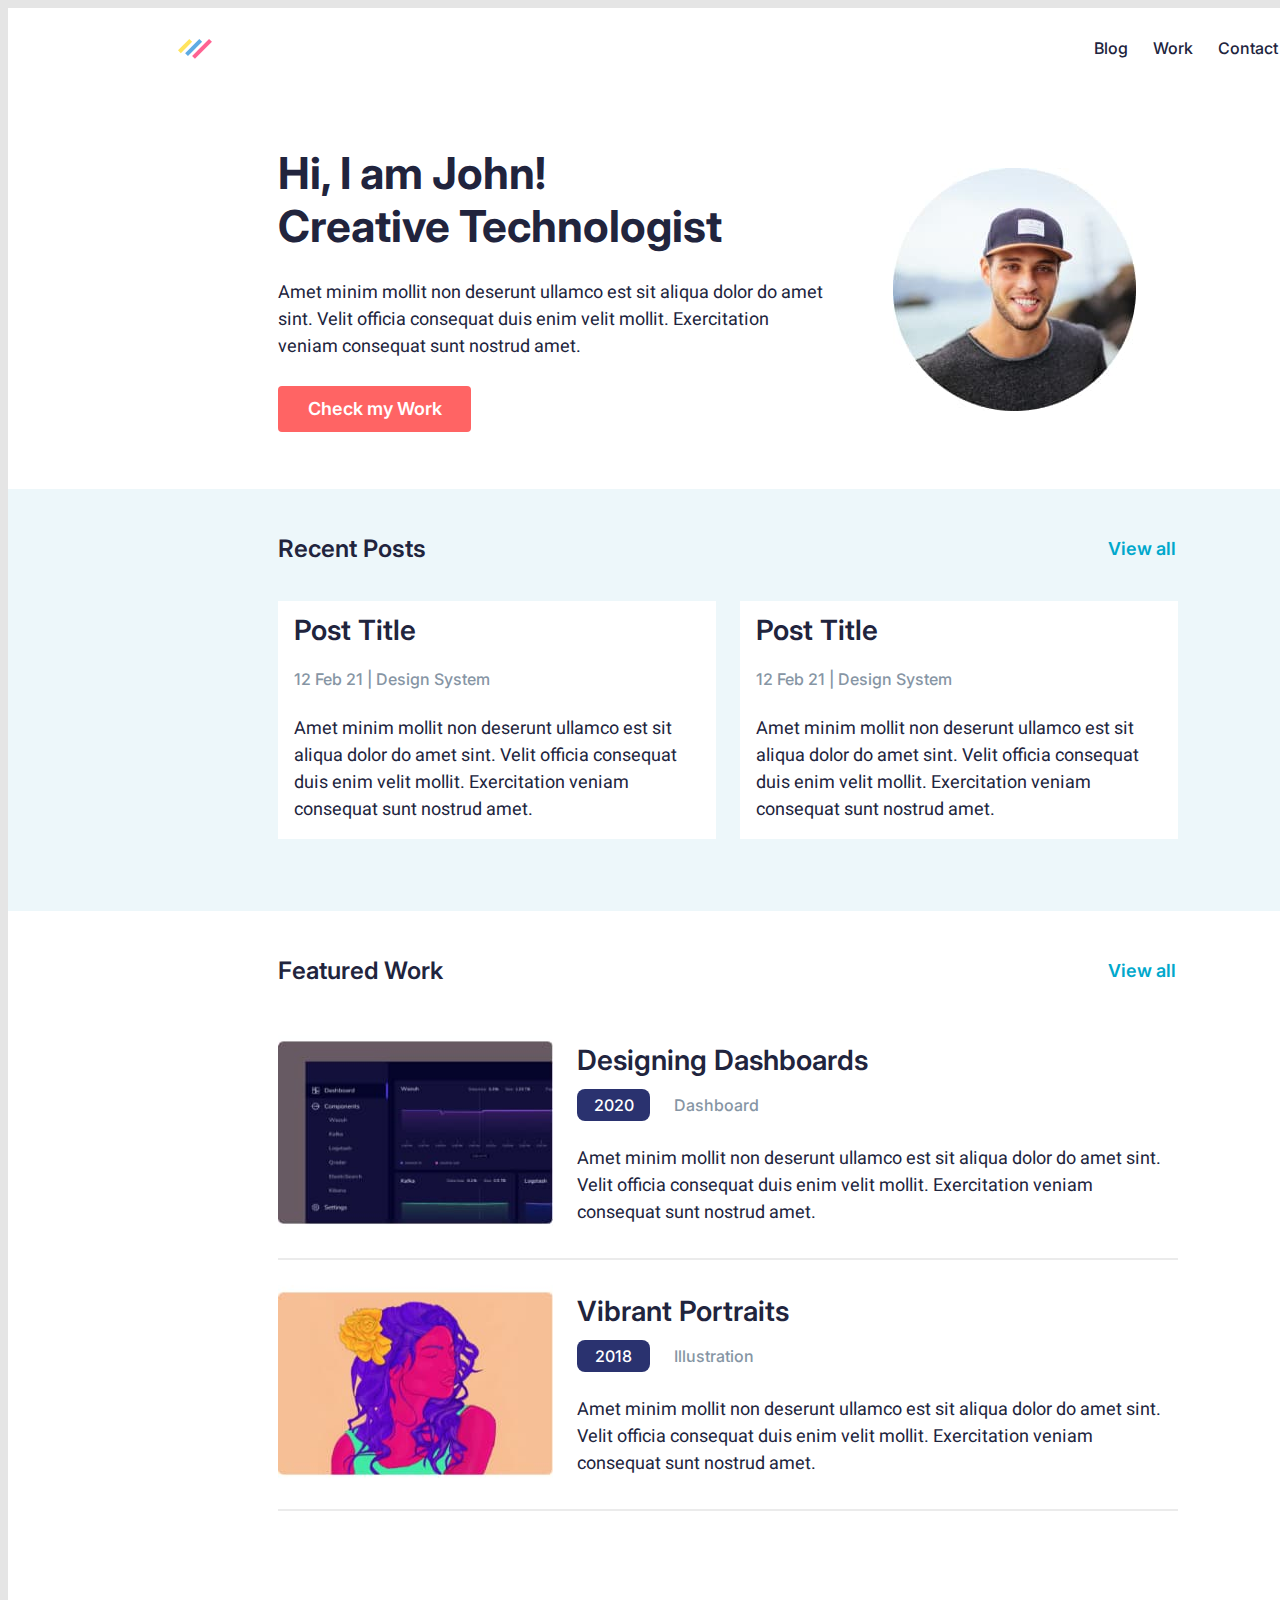
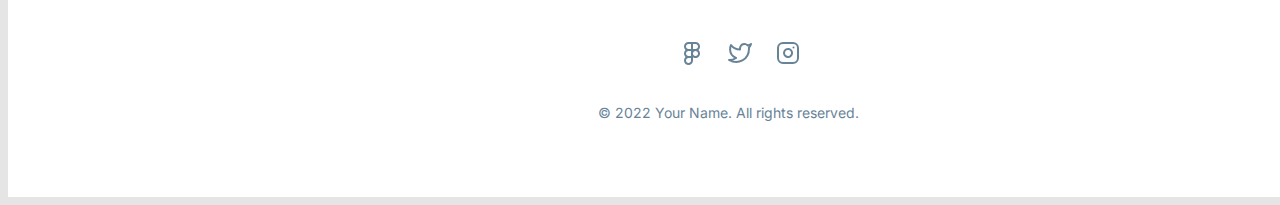
<file: John-Creative Technologist/index.html>
<!DOCTYPE html>
<html lang="en">
<head>
    <meta charset="UTF-8">
    <meta http-equiv="X-UA-Compatible" content="IE=edge">
    <meta name="viewport" content="width=device-width, initial-scale=1.0">

    <link rel="preconnect" href="https://fonts.googleapis.com">
    <link rel="preconnect" href="https://fonts.gstatic.com" crossorigin>
    <link href="https://fonts.googleapis.com/css2?family=Heebo&family=Inter:wght@400;500;600;700&display=swap" rel="stylesheet">

    <link rel="stylesheet" href="./CSS/styles.css">

    <title>John Creative Technologist</title>
</head>
<body>
    <div class="wrapper">
        <header>
            <nav class="site-header">
                <ul>
                    <li>
                        <a href="./index.html">
                            <img src="./images_web/makers_navigation.svg" alt="makers" width="34">
                        </a>
                    </li>
                    <div class="site-header-nav">
                        <li><a href="./blog_index.html">Blog</a></li>
                        <li><a href="./work_index.html">Work</a></li>
                        <li><a href="#adr">Contact</a></li>
                    </div>
                </ul>
            </nav>
        </header>
    
        <main>
            <section class="main-hero">
                <div class="main-hero-conteiner">
                    <div class="hero-conteiner-text">
                        <h1>Hi, I am John!<br>Creative Technologist</h1>
                        <p>
                            Amet minim mollit non deserunt ullamco est sit aliqua dolor do amet sint. 
                            Velit officia consequat duis enim velit mollit. 
                            Exercitation veniam consequat sunt nostrud amet.
                        </p>
                        <a href="./work_index.html">Check my Work</a>
                    </div>
                    <div class="hero-conteiner-img">
                        <img src="./images_web/hero_john.jpg" alt="john portrait" width="243">
                    </div>
                </div>
            </section>
    
            <section class="main-posts">
                <div class="posts-hero">
                    <h2>Recent Posts</h2>
                    <a href="./blog_index.html">View all</a>
                </div>
                <ul class="posts-conteiner">
                    <li>
                        <article class="posts-conteiner-box">
                            <h3>Post Title</h3>
                            <p class="post-time"><time datetime="2021-02-12">12 Feb 21</time> | Design System</p>
                            <p class="post-content">
                                Amet minim mollit non deserunt ullamco est sit aliqua dolor do amet sint. 
                                Velit officia consequat duis enim velit mollit.
                                Exercitation veniam consequat sunt nostrud amet.
                            </p>
                        </article>
                    </li>
    
                    <li>
                        <article class="posts-conteiner-box">
                            <h3>Post Title</h3>
                            <p class="post-time"><time datetime="2021-02-12">12 Feb 21</time> | Design System</p>
                            <p class="post-content">
                                Amet minim mollit non deserunt ullamco est sit aliqua dolor do amet sint. 
                                Velit officia consequat duis enim velit mollit.
                                Exercitation veniam consequat sunt nostrud amet.
                            </p>
                        </article>
                    </li>
                </ul>
            </section>
    
            <section class="main-featuredwork">
                <div class="title-featuredwork">  
                    <h2>Featured Work</h2>
                    <a href="./work_index.html">View all</a>
                </div>
                
                <ul>
                    <li>
                        <article class="work-post">
                            <img src="./images_web/designingdashboards.jpg" alt="designing dashboards" width="275" height="197">
                            <div class="work-post-text">
                                <h3>Designing Dashboards</h3>
                                <div>
                                    <p class="post-text-year">2020</p>
                                    <p class="post-text-description">Dashboard</p>
                                </div>
                                <p>
                                    Amet minim mollit non deserunt ullamco est sit aliqua dolor do amet sint. 
                                    Velit officia consequat duis enim velit mollit. 
                                    Exercitation veniam consequat sunt nostrud amet.
                                </p>
                            </div>
                        </article>
                    </li>
    
                    <li>
                        <article class="work-post">
                            <img src="./images_web/vibrantportraits.jpg" alt="vibrant portraits" width="275" height="197">
                            <div class="work-post-text">
                                <h3>Vibrant Portraits</h3>
                                <div>
                                    <p class="post-text-year">2018</p>
                                    <p class="post-text-description">Illustration</p>
                                </div>
                                <p>
                                    Amet minim mollit non deserunt ullamco est sit aliqua dolor do amet sint. 
                                    Velit officia consequat duis enim velit mollit. 
                                    Exercitation veniam consequat sunt nostrud amet.
                                </p>
                            </div>
                        </article>
                    </li>
                </ul>
            </section>
        </main>
    
        <footer class="footer-site" id="adr">
            <ul>
                <li><a href="#"><img src="./images_web/Figma_icon.svg" alt="Figma"></a></li>
                <li><a href="#"><img src="./images_web/twitter_icon.svg" alt="Twitter"></a></li>
                <li><a href="#"><img src="./images_web/Instagram_icon.svg" alt="Instagram"></a></li>
            </ul>
    
            <p>&copy; 2022 Your Name. All rights reserved.</p>
        </footer>
    </div>
</body>
</html>
</file>
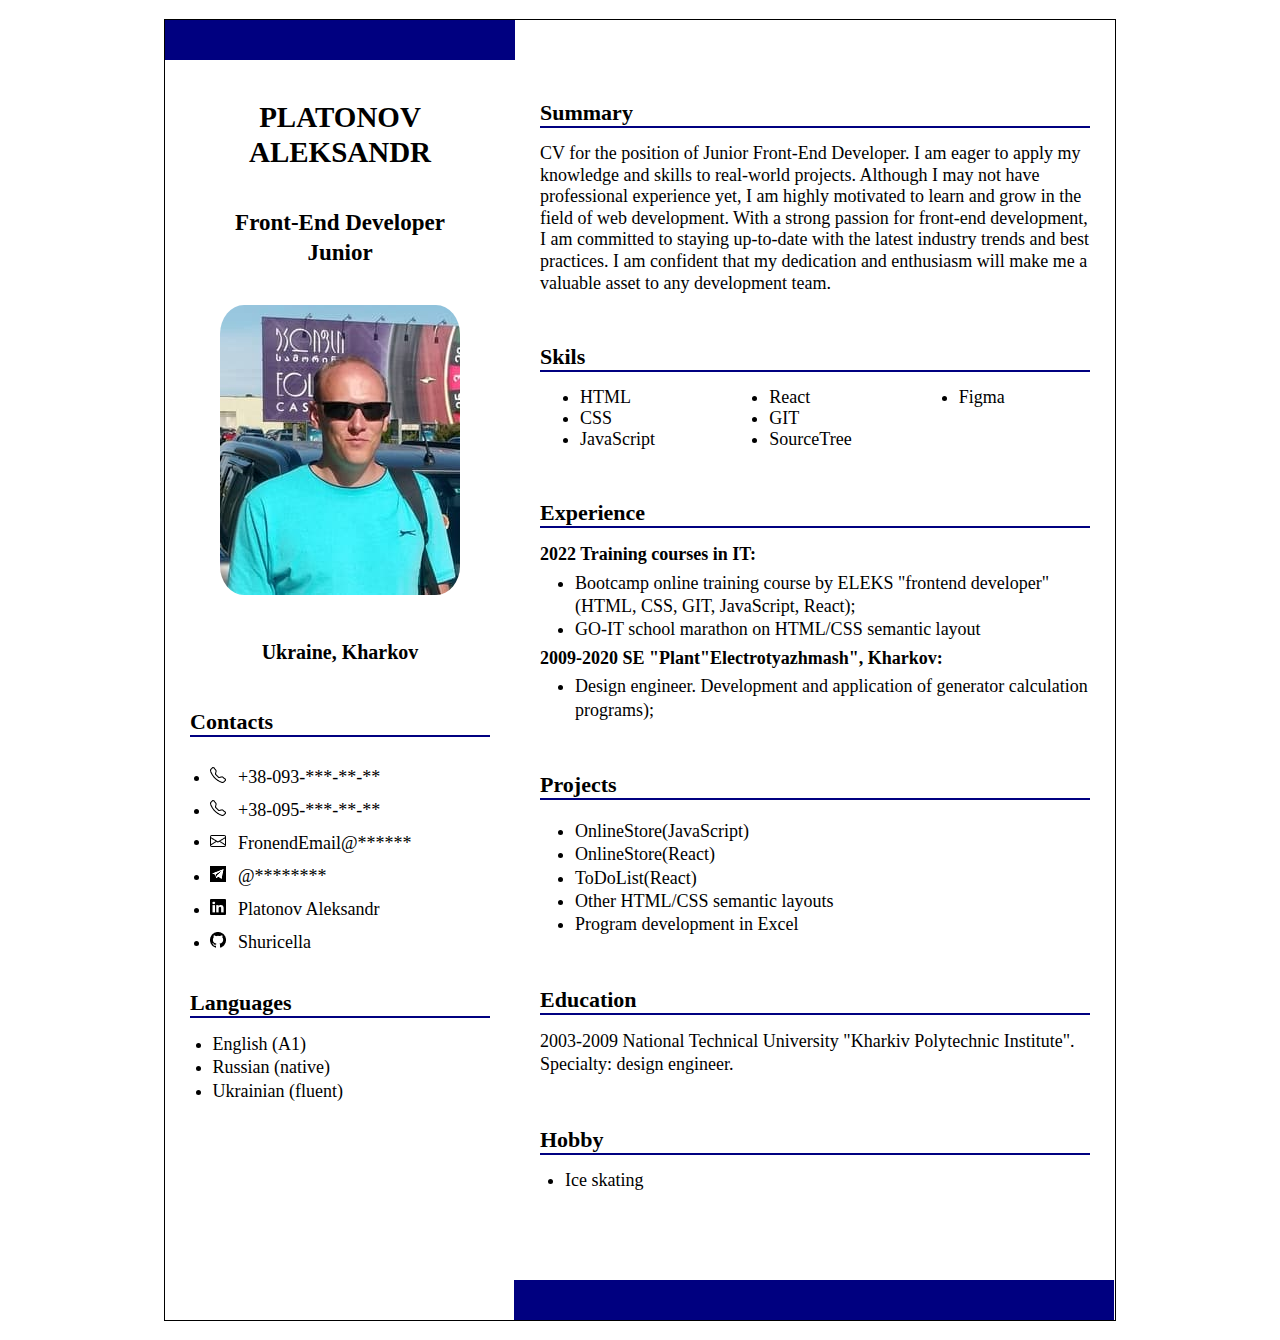
<file: my-CV/index.html>
<!DOCTYPE html>
<html lang="en">
<head>
    <meta charset="UTF-8">
    <link rel="stylesheet" href="./Styls/styls.css">
    <title>CV_Platonov</title>
</head>
<body>
    <div class="wrapper">

        <header class="column-left">
            <div class="line-left"></div>

            <section class="section-hero">
                <h1 class="hero">
                    PLATONOV<br>ALEKSANDR
                </h1>
    
                <h2 class="position">
                    Front-End Developer
                </h2>

                <h2 class="position-post">
                    Junior
                </h2>
    
                <div class="my-photo">
                    <img class="radius" src="./image/my_cv.jpg" alt="my photo" width="240"> 
                </div>
    
                <h3 class="residence">
                    Ukraine, Kharkov
                </h3>
            </section>

            <address class="adress-left">
                <h2 class="item-left">Contacts</h2>

                <section class="contacts">
                    <ul class="contacts-left">
                        <li><img src="./image/tell.png" alt=""></li>
                        <li><img src="./image/tell.png" alt=""></li>
                        <li><img src="./image/Email.png" alt=""></li>
                        <li><img src="./image/telegram.png" alt=""></li>
                        <li><img src="./image/linkedIN.png" alt=""></li>
                        <li><img src="./image/git.png" alt=""></li>
                    </ul>

                    <ul class="contacts-right">
                        <li>+38-093-***-**-**</li>
                        <li>+38-095-***-**-**</li>
                        <li>FronendEmail@******</li>
                        <li>@********</li>
                        <li>
                            <a target="_blank"
                                href="https://linkedin.com/in"
                                class="none-style">Platonov Aleksandr
                            </a>
                        </li>
                        <li>
                            <a target="_blank"
                                href="https://github.com/Shuricella/Portfolio"
                                class="none-style">Shuricella
                            </a>
                        </li>
                    </ul>
                </section>

            </address>

            <section class="item-leng">
                <h2 class="title-left">Languages</h2>
                <ul class="languag">
                    <li>English (A1)</li>
                    <li>Russian (native)</li>
                    <li>Ukrainian (fluent)</li>
                </ul>
            </section>
        </header>

        <main class="column-right">

            <div class="zero-blok"></div>

            <ul class="conteiner-right">
                <li>
                    <h2 class="title-right">Summary</h2>
                    <p class="summery">
                        CV for the position of Junior Front-End Developer. 
                        I am eager to apply my knowledge and skills to real-world projects. 
                        Although I may not have professional experience yet, I am highly motivated to learn and grow in the field of web development. 
                        With a strong passion for front-end development, 
                        I am committed to staying up-to-date with the latest industry trends and best practices. 
                        I am confident that my dedication and enthusiasm will make me a valuable asset to any development team.
                    </p>
                </li>

                <li>
                    <h2 class="title-right">Skils</h2>
                    <div class="skils">
                        <div class="skils-tabl">
                            <ul >
                                <li>HTML</li>
                                <li>CSS</li>
                                <li>JavaScript</li>
                                <li>React</li>
                                <li>GIT</li>
                                <li>SourceTree</li>
                                <li>Figma</li>
                            </ul>
                        </div>
                    </div>
                </li>

                <li>
                    <h2 class="title-right">Experience</h2>
                    <div class="experience">
                        <h3>2022 Training courses in IT:</h3>
                        <ul>
                            <li>Bootcamp online training course by ELEKS "frontend developer" (HTML, CSS, GIT, JavaScript, React);</li>
                            <li>GO-IT school marathon on HTML/CSS semantic layout</li>
                        </ul>

                        <h3>2009-2020  SE "Plant"Electrotyazhmash", Kharkov:</h3>
                        <ul>
                            <li>Design engineer. Development and application of generator calculation programs);</li>
                        </ul>
                    </div>
                </li>

                <li>
                    <h2 class="title-right">Projects</h2>
                    <div class="experience">
                        <ul>
                            <li>
                                <a target="_blank"
                                    href="https://flourishing-mermaid-518b4a.netlify.app"
                                    class="none-style">OnlineStore(JavaScript)
                                </a>
                            </li>
                            <li>
                                <a target="_blank"
                                    href="https://harmonious-melba-aba146.netlify.app"
                                    class="none-style">OnlineStore(React)
                                </a>
                            </li>
                            <li>
                                <a target="_blank"
                                    href="https://rococo-bavarois-4d4f61.netlify.app"
                                    class="none-style">ToDoList(React)
                                </a>
                            </li>
                            <li>
                                <a target="_blank"
                                    href="https://github.com/Shuricella/Portfolio"
                                    class="none-style">Other HTML/CSS semantic layouts
                                </a>
                            </li>
                            <li>
                                Program development in Excel
                            </li>
                        </ul>
                    </div>
                </li>

                <li>
                    <h2 class="title-right">Education</h2>
                    <p class="education">
                        2003-2009 National Technical University "Kharkiv Polytechnic Institute". Specialty: design engineer.
                    </p>
                </li>

                <li>
                    <h2 class="title-right">Hobby</h2>
                    <div class="hobby">
                        <ul>
                            <li>Ice skating</li>
                        </ul>
                    </div>
                </li>
            </ul>
        
            <div class="line">
                <div class="line2"></div>
            </div>
            
        </main>
    </div> 
</body>
</html>
</file>
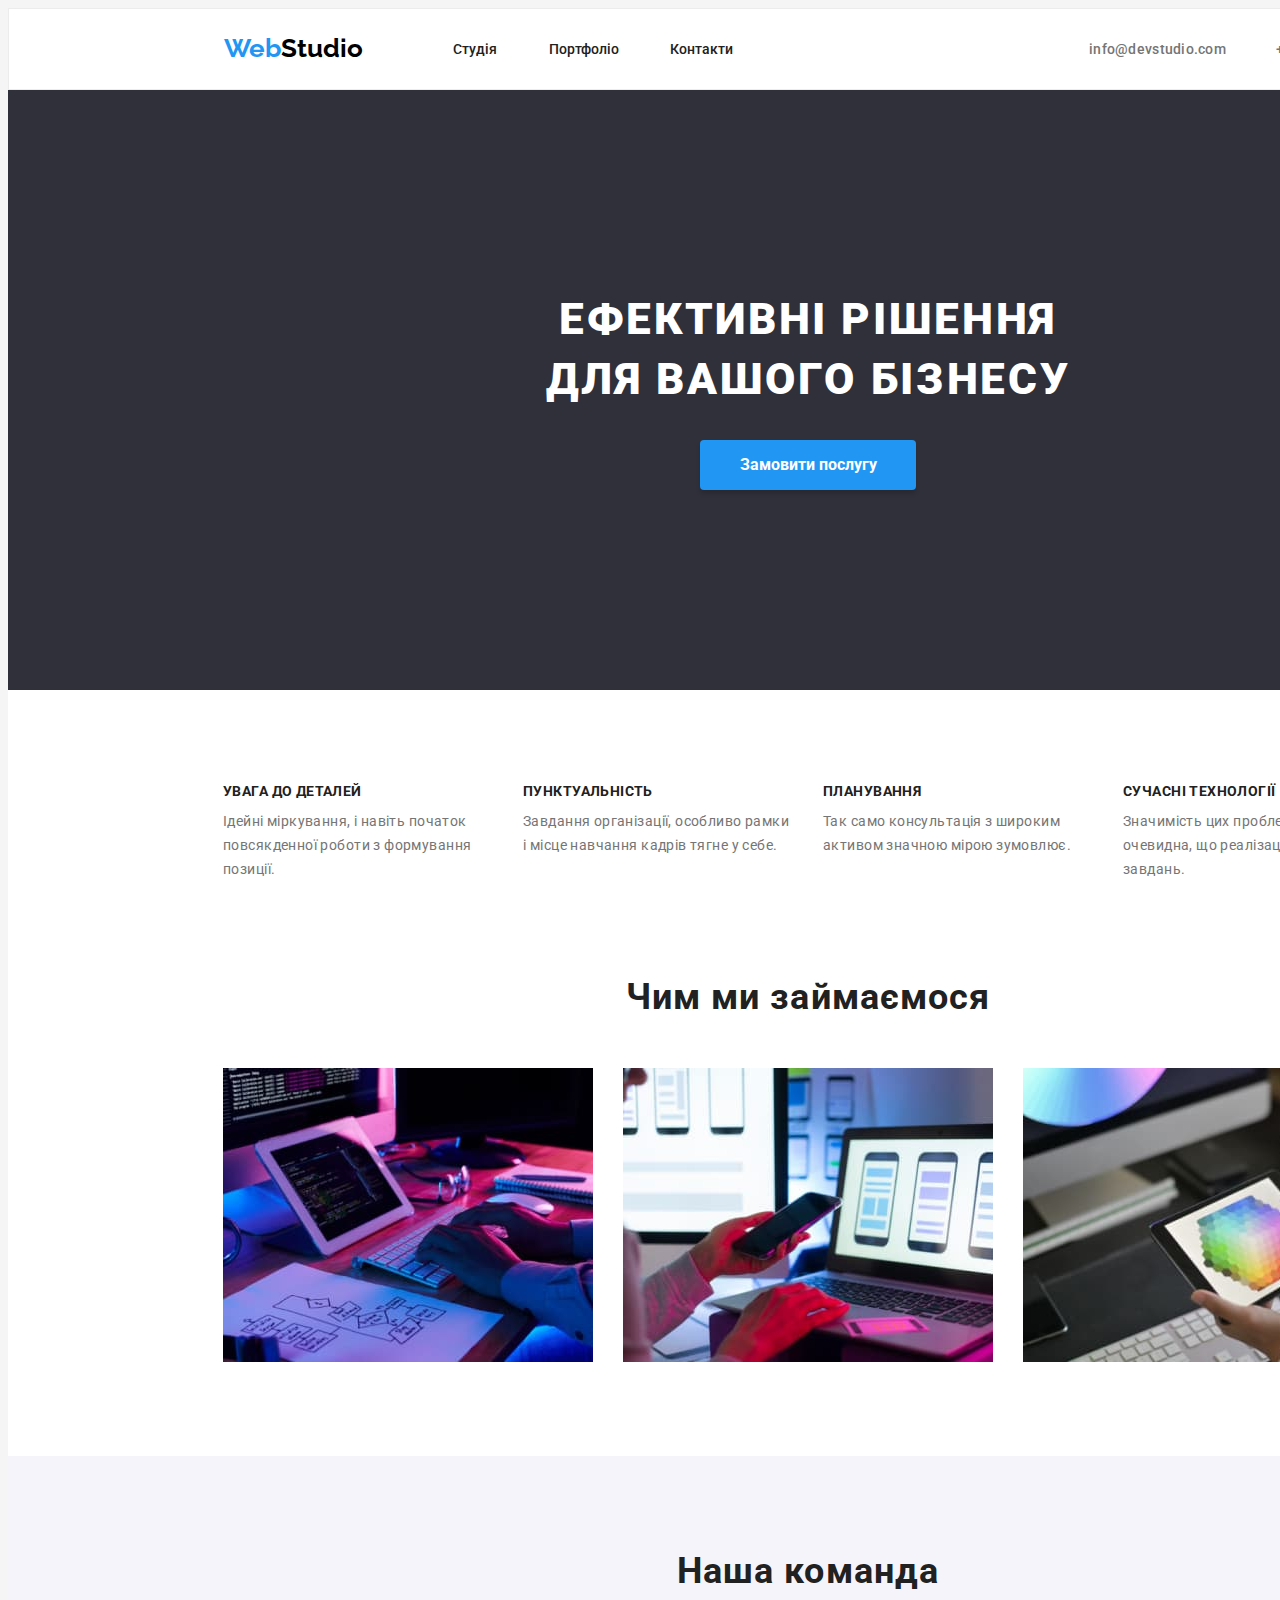
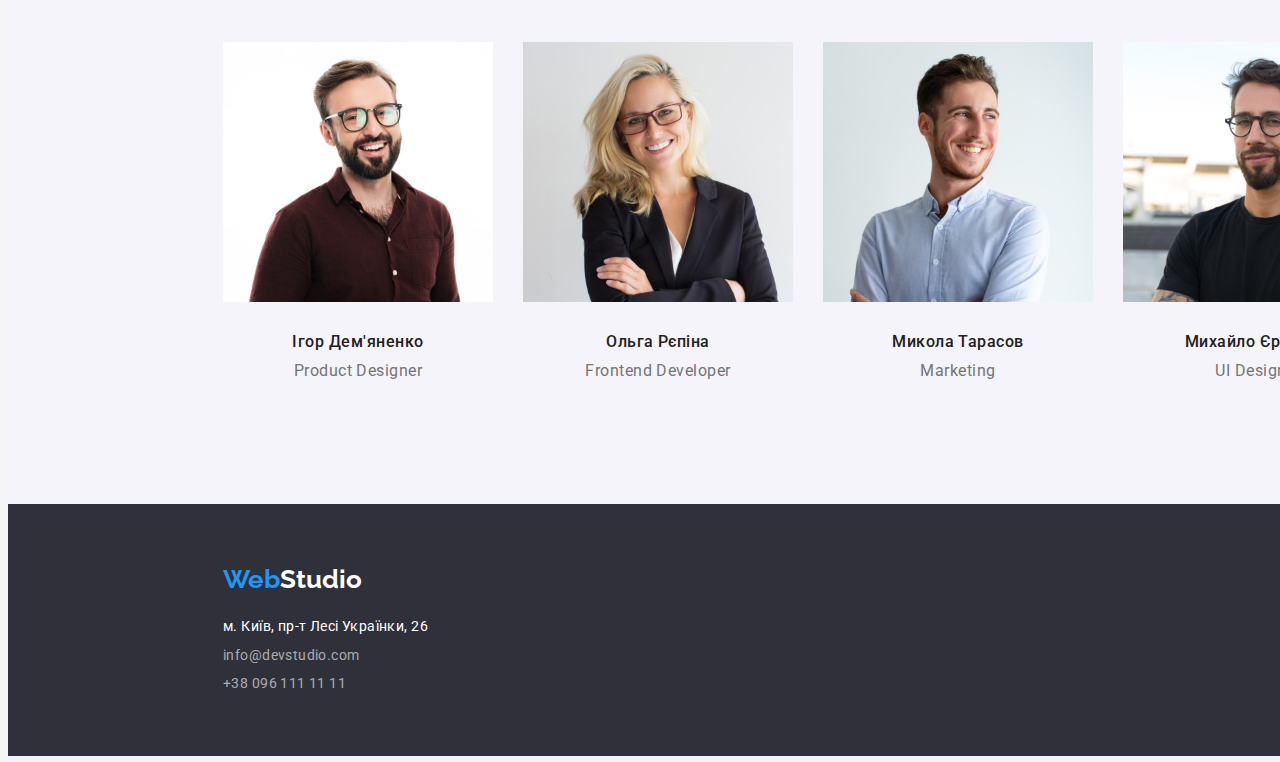
<file: Web_Studio/index.html>
<!DOCTYPE html>
<html lang="uk">
<head>
    <meta charset="UTF-8">
    <meta http-equiv="X-UA-Compatible" content="IE=edge">
    <meta name="viewport" content="width=device-width, initial-scale=1.0">
    <link rel="preconnect" href="https://fonts.googleapis.com">
    <link rel="preconnect" href="https://fonts.gstatic.com" crossorigin>
    <link href="https://fonts.googleapis.com/css2?family=Raleway:wght@700&family=Roboto:wght@400;500;700;900&display=swap" rel="stylesheet">
    <title>WebStudio</title>
    <link rel="stylesheet" href="./css/styles.css">
</head>

<body>

    <div class="wrapper-studio">
        <header class="heder-section-studio">
            <nav class="nav-section-studio">
                <a href="./index.html" class="link-none logo">
                    <span class="logo-web">Web</span>Studio
                </a>
                <ul class="list-none">
                    <li><a href="./index.html" class="link-none nav-page">Студія</a></li>
                    <li><a href="./portfolio.html" class="link-none nav-page">Портфоліо</a></li>
                    <li><a href="#adr" class="link-none nav-page">Контакти</a></li>
                </ul>           
            </nav>
    
            <ul class="hed-cont-sect-studio list-none">
                <li>
                    <a href="mailto:info@devstudio.com" class="link-none header-contacts">
                    info@devstudio.com
                    </a>
                </li>
                <li>
                    <a href="tel:+380961111111" class="link-none header-contacts">
                        +38 096 111 11 11
                    </a>
                </li>
            </ul>
        </header>
            
        <main class="main-section-studio">
            <section class="section-hero">
                <h1 class="text-hero">ЕФЕКТИВНІ РІШЕННЯ<br>ДЛЯ ВАШОГО БІЗНЕСУ</h1>
                <button type="button" class="button-hero">Замовити послугу</button>
            </section>
    
            <section>
                <h2 class="zero-text">Особливості</h2>
    
                <ul class="peculiarities list-none">
                    <li>
                        <h3 class="qualities-header">УВАГА ДО ДЕТАЛЕЙ</h3>
                        <p class="qualities-text">Ідейні міркування, і навіть початок повсякденної роботи з формування позиції.</p>
                    </li>
                    <li>
                        <h3 class="qualities-header">ПУНКТУАЛЬНІСТЬ</h3>
                        <p class="qualities-text">Завдання організації, особливо рамки і місце навчання кадрів тягне у себе.</p>
                    </li>
                    <li>
                        <h3 class="qualities-header">ПЛАНУВАННЯ</h3>
                        <p class="qualities-text">Так само консультація з широким активом значною мірою зумовлює.</p>
                    </li>
                    <li>
                        <h3 class="qualities-header">СУЧАСНІ ТЕХНОЛОГІЇ</h3>
                        <p class="qualities-text">Значимість цих проблем настільки очевидна, що реалізація планових завдань.</p>
                    </li>
                </ul>
            </section>
    
            <section class="section-activity">
                <h2 class="activity">Чим ми займаємося</h2>
                <ul class="list-none">
                    <li> <img src="./images/coding.jpg" alt="Розробка коду" width="370"> </li>
                    <li><img src="./images/optimization.jpg" alt="Оптимізація коду" width="370"></li>
                    <li><img src="./images/design.jpg" alt="Розробка дизайну" width="370"></li>
                </ul>
            </section>
                
            <section class="section-team">
                <h2 class="team">Наша команда</h2>
                <ul class="list-none">
                    <li>
                        <img src="./images/productdesigner.jpg" alt="дизайнер продукту" width="270">
                        <h3 class="team-name">Ігор Дем'яненко</h3>
                        <p lang="en" class="team-career">Product Designer</p>
                    </li>
                    <li>
                        <img src="./images/frontenddeveloper.jpg" alt="розробник інтерфейсу" width="270">
                        <h3 class="team-name">Ольга Рєпіна</h3>
                        <p lang="en" class="team-career">Frontend Developer</p>
                    </li>
                    <li>
                        <img src="./images/marketing.jpg" alt="маркетолог" width="270">
                        <h3 class="team-name">Микола Тарасов</h3>
                        <p lang="en" class="team-career">Marketing</p>
                    </li>
                    <li>
                        <img src="./images/uidesigner.jpg" alt="дизайнер" width="270">
                        <h3 class="team-name">Михайло Єрмаков</h3>
                        <p lang="en" class="team-career">UI Designer</p>
                    </li>
                </ul>
            </section>
        </main>
    
        <footer class="section-footer">
            <a href="./index.html" id="adr" class="link-none logo">
                <span class="logo-web">Web</span><span class="logo-footer">Studio</span> 
            </a>
                
            <address>
                <ul class="list-none">
                    <li>
                        <a href="https://goo.gl/maps/CPtrU1FHBa2aNyZL9" 
                        target="_blank" rel="noopener noreferrer nofollow" class="address-footer link-none">
                            м. Київ, пр-т Лесі Українки, 26
                        </a>
                    </li>
                    <li>
                        <a href="mailto:info@devstudio.com" class="mail-footer link-none">info@devstudio.com</a>
                    </li>
                    <li>
                        <a href="tel:+380961111111" class="tel-footer link-none">+38 096 111 11 11</a>
                    </li>
                </ul>
            </address>
        </footer>
    </div>
    

</body>
</html>
</file>
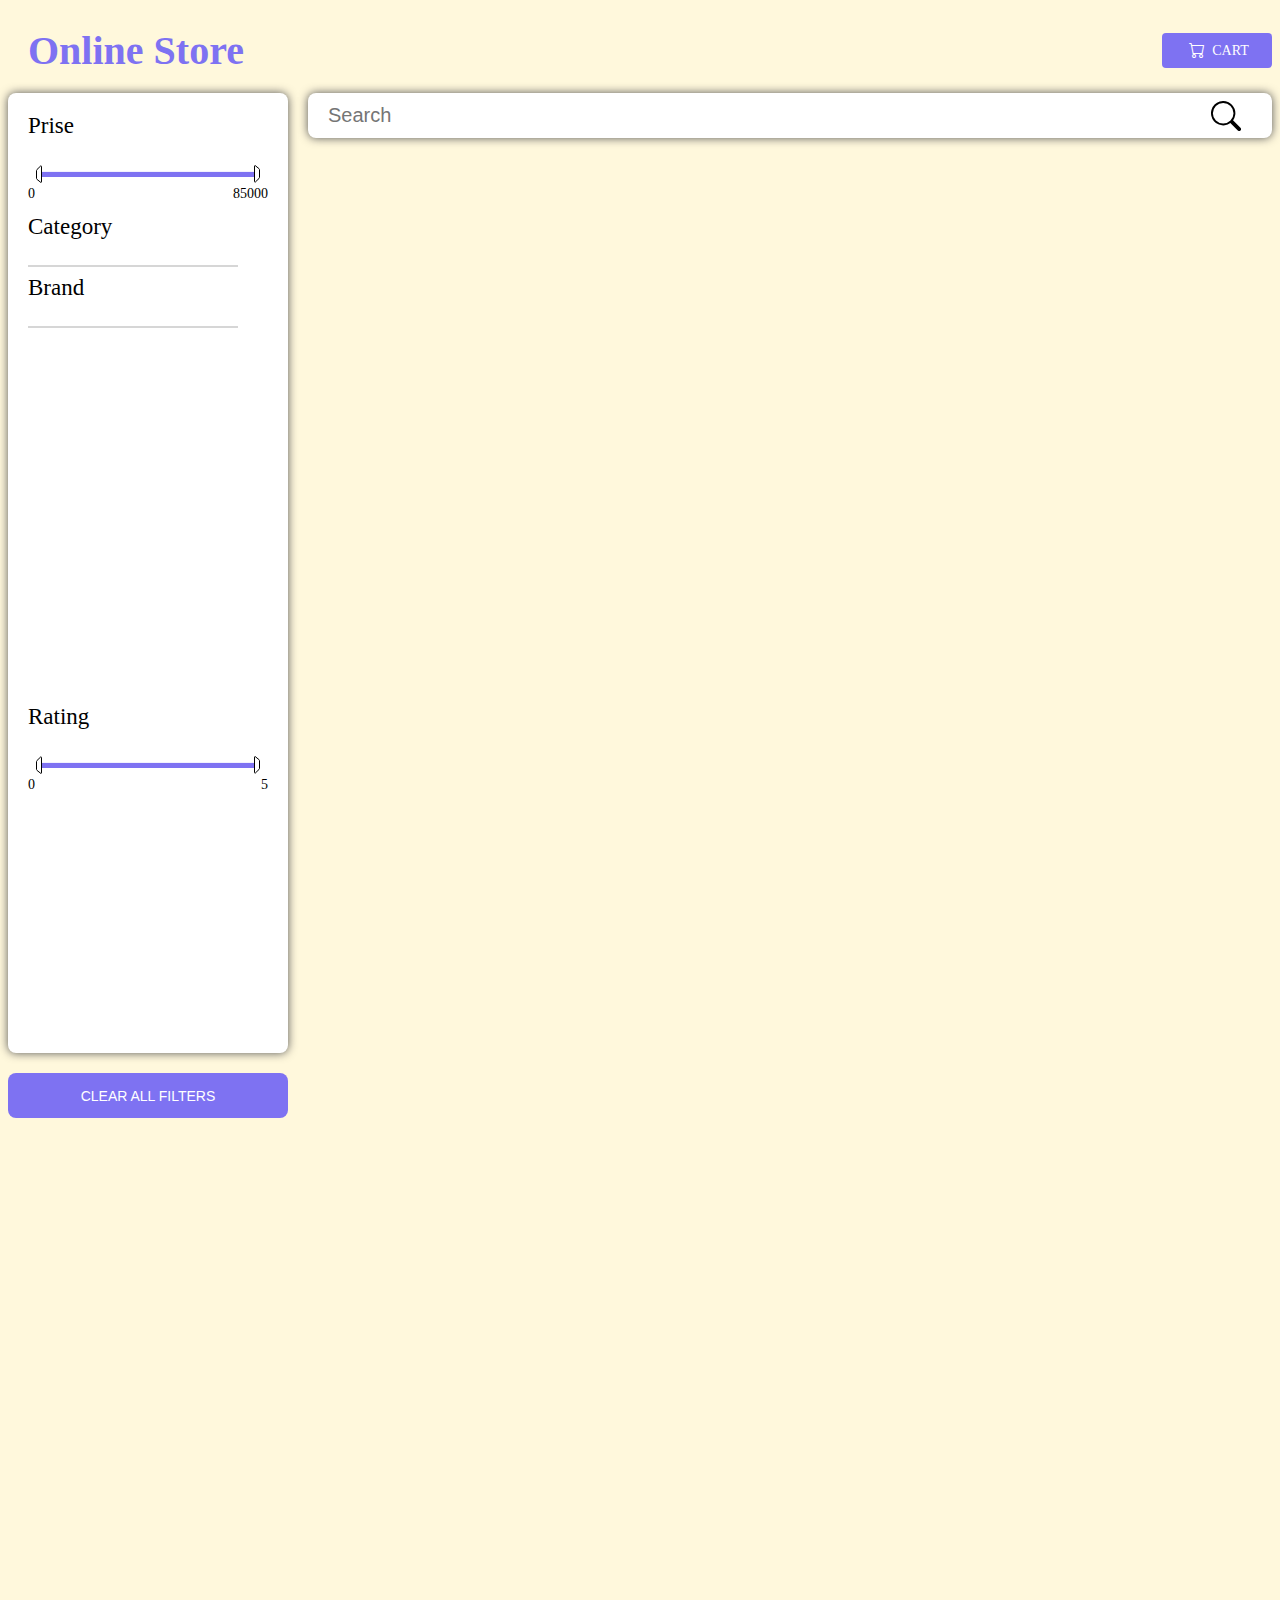
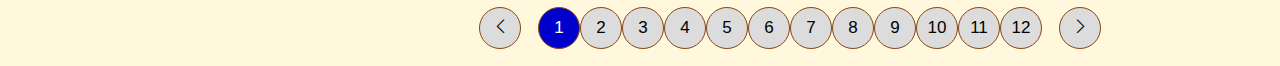
<file: Online_Store_grid_(JS)/publick/index.html>
<!DOCTYPE html>
<html lang="en">
<head>
    <meta charset="UTF-8">
    <meta http-equiv="X-UA-Compatible" content="IE=edge">
    <meta name="viewport" content="width=device-width, initial-scale=1.0">
    
    <title>Online_Store</title>

    <link rel="stylesheet" href="../src/components/header/style-header-component.css">
    <link rel="stylesheet" href="./style-grid.css">
    <link rel="stylesheet" href="../src/components/card/style-card_grid.css">
    <link rel="stylesheet" href="../src/components/pagination/pagination_style.css">
    <link rel="stylesheet" href="../src/components/filters-list/style_filters_list.css">
    <link rel="stylesheet" href="../src/components/filters-list/style_button_clear_filters.css">
    <link rel="stylesheet" href="../src/ui/double-slider/style_filters_double_slider.css">
    <link rel="stylesheet" href="../src/components/search/style-search-component.css">
    <link rel="stylesheet" href="../src/components/carts-list/style_carts_list.css">

    <link href="https://cdn.jsdelivr.net/npm/bootstrap-icons@1.8.1/font/bootstrap-icons.css" rel="stylesheet">
        
</head>
<body>
    <div id="root"></div>

    <script type="module">
        import OnlineStorePage from "../src/index.js";

        const page = new OnlineStorePage();
    
        const someElement = document.querySelector("#root");

        someElement.append(page.element);
    </script>
</body>
</html>
</file>
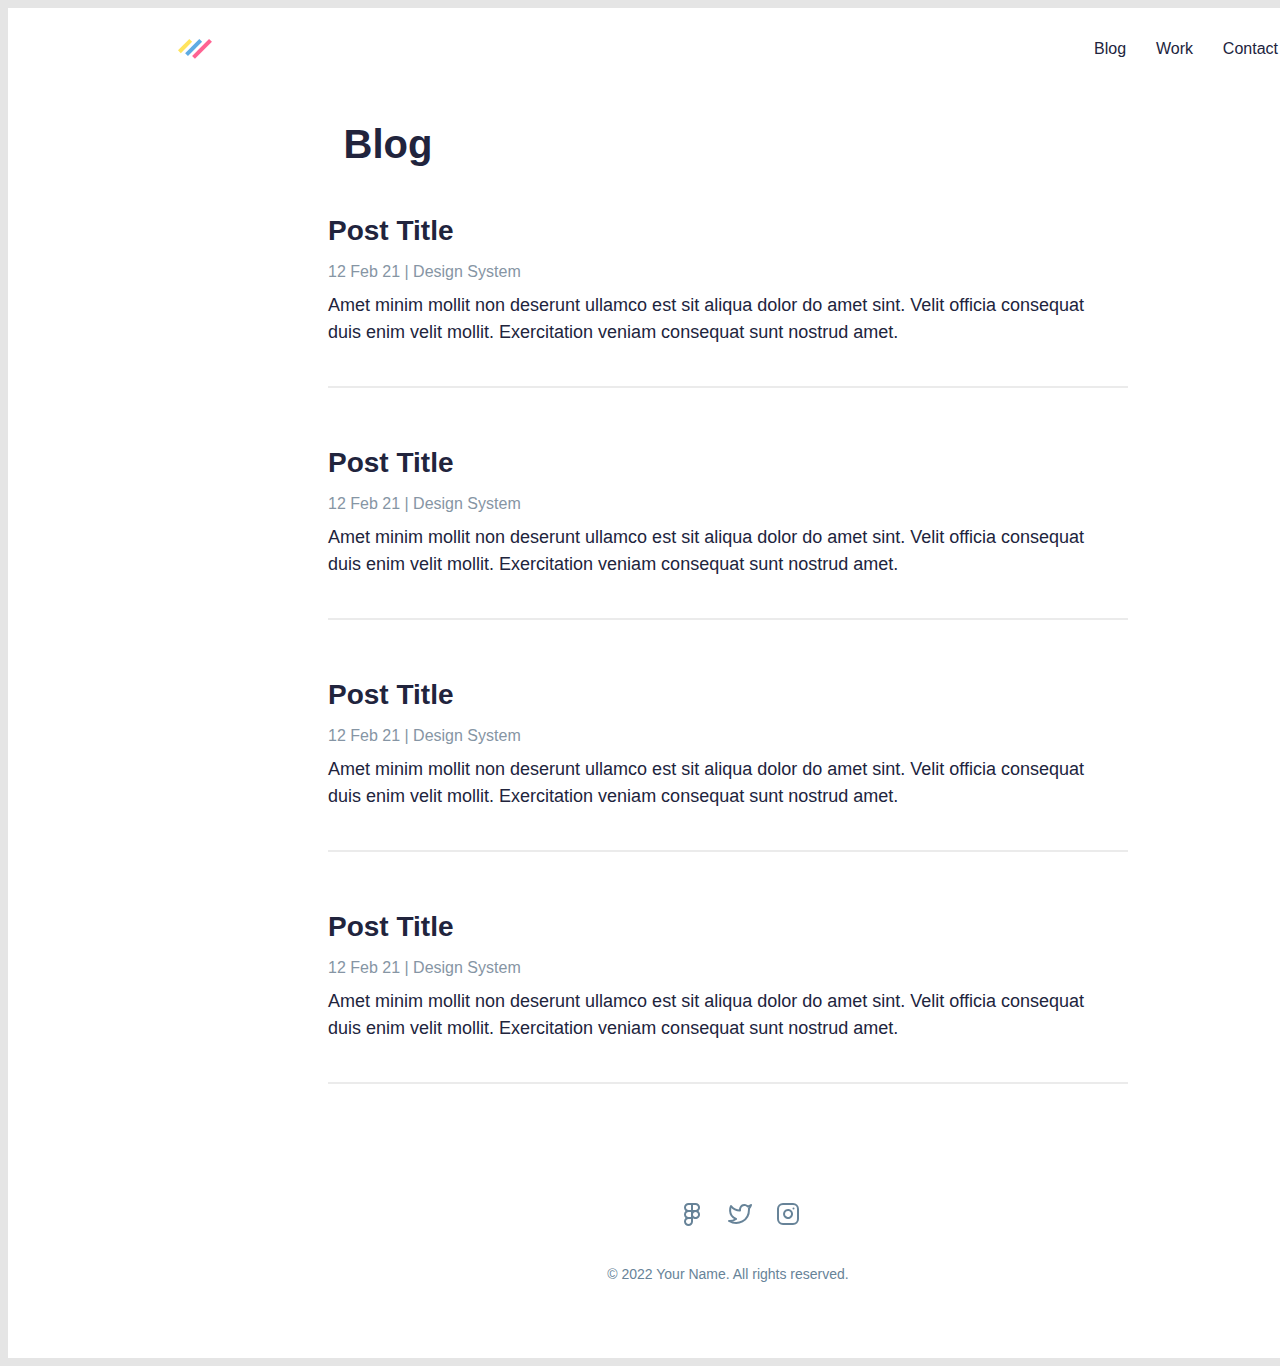
<file: John-Creative Technologist/blog_index.html>
<!DOCTYPE html>
<html lang="en">
<head>
    <meta charset="UTF-8">
    <meta http-equiv="X-UA-Compatible" content="IE=edge">
    <meta name="viewport" content="width=device-width, initial-scale=1.0">

    <link rel="stylesheet" href="./CSS/styles.css">

    <title>John_blog</title>
</head>
<body>
    <div class="wrapper">
        <header>
            <nav class="site-header">
                <ul>
                    <li>
                        <a href="./index.html">
                            <img src="./images_web/makers_navigation.svg" alt="makers" width="34">
                        </a>
                    </li>
                    <div class="site-header-nav">
                        <li><a href="./blog_index.html">Blog</a></li>
                        <li><a href="./work_index.html">Work</a></li>
                        <li><a href="#adr">Contact</a></li>
                    </div>
                </ul>
            </nav>
        </header>
    
        <main>
            <section class="blog-main-section">
                <div class="hero-blog">
                    <h1>Blog</h1>
                </div>
                
                <ul>
    
                    <li>
                        <article class="blog-post-section">
                            <h2>Post Title</h2>
                            <p class="blog-post-time"><time datetime="2021-02-12">12 Feb 21</time> | Design System</p>
                            <p class="blog-post-content">
                                Amet minim mollit non deserunt ullamco est sit aliqua dolor do amet sint. 
                                Velit officia consequat duis enim velit mollit.
                                Exercitation veniam consequat sunt nostrud amet.
                            </p>
                        </article>
                    </li>
                    
                    <li>
                        <article class="blog-post-section">
                            <h2>Post Title</h2>
                            <p class="blog-post-time"><time datetime="2021-02-12">12 Feb 21</time> | Design System</p>
                            <p class="blog-post-content">
                                Amet minim mollit non deserunt ullamco est sit aliqua dolor do amet sint. 
                                Velit officia consequat duis enim velit mollit.
                                Exercitation veniam consequat sunt nostrud amet.
                            </p>
                        </article>
                    </li>
    
                    <li>
                        <article class="blog-post-section">
                            <h2>Post Title</h2>
                            <p class="blog-post-time"><time datetime="2021-02-12">12 Feb 21</time> | Design System</p>
                            <p class="blog-post-content">
                                Amet minim mollit non deserunt ullamco est sit aliqua dolor do amet sint. 
                                Velit officia consequat duis enim velit mollit.
                                Exercitation veniam consequat sunt nostrud amet.
                            </p>
                        </article>
                    </li>
    
                    <li>
                        <article class="blog-post-section">
                            <h2>Post Title</h2>
                            <p class="blog-post-time"><time datetime="2021-02-12">12 Feb 21</time> | Design System</p>
                            <p class="blog-post-content">
                                Amet minim mollit non deserunt ullamco est sit aliqua dolor do amet sint. 
                                Velit officia consequat duis enim velit mollit.
                                Exercitation veniam consequat sunt nostrud amet.
                            </p>
                        </article>
                    </li>
                        
                </ul>
            </section>
        </main>
    
        <footer class="footer-site" id="adr">
            <ul>
                <li><a href="#"><img src="./images_web/Figma_icon.svg" alt="Figma"></a></li>
                <li><a href="#"><img src="./images_web/twitter_icon.svg" alt="Twitter"></a></li>
                <li><a href="#"><img src="./images_web/Instagram_icon.svg" alt="Instagram"></a></li>
            </ul>
    
            <p>&copy; 2022 Your Name. All rights reserved.</p>
        </footer>
    </div>
    
</body>
</html>
</file>
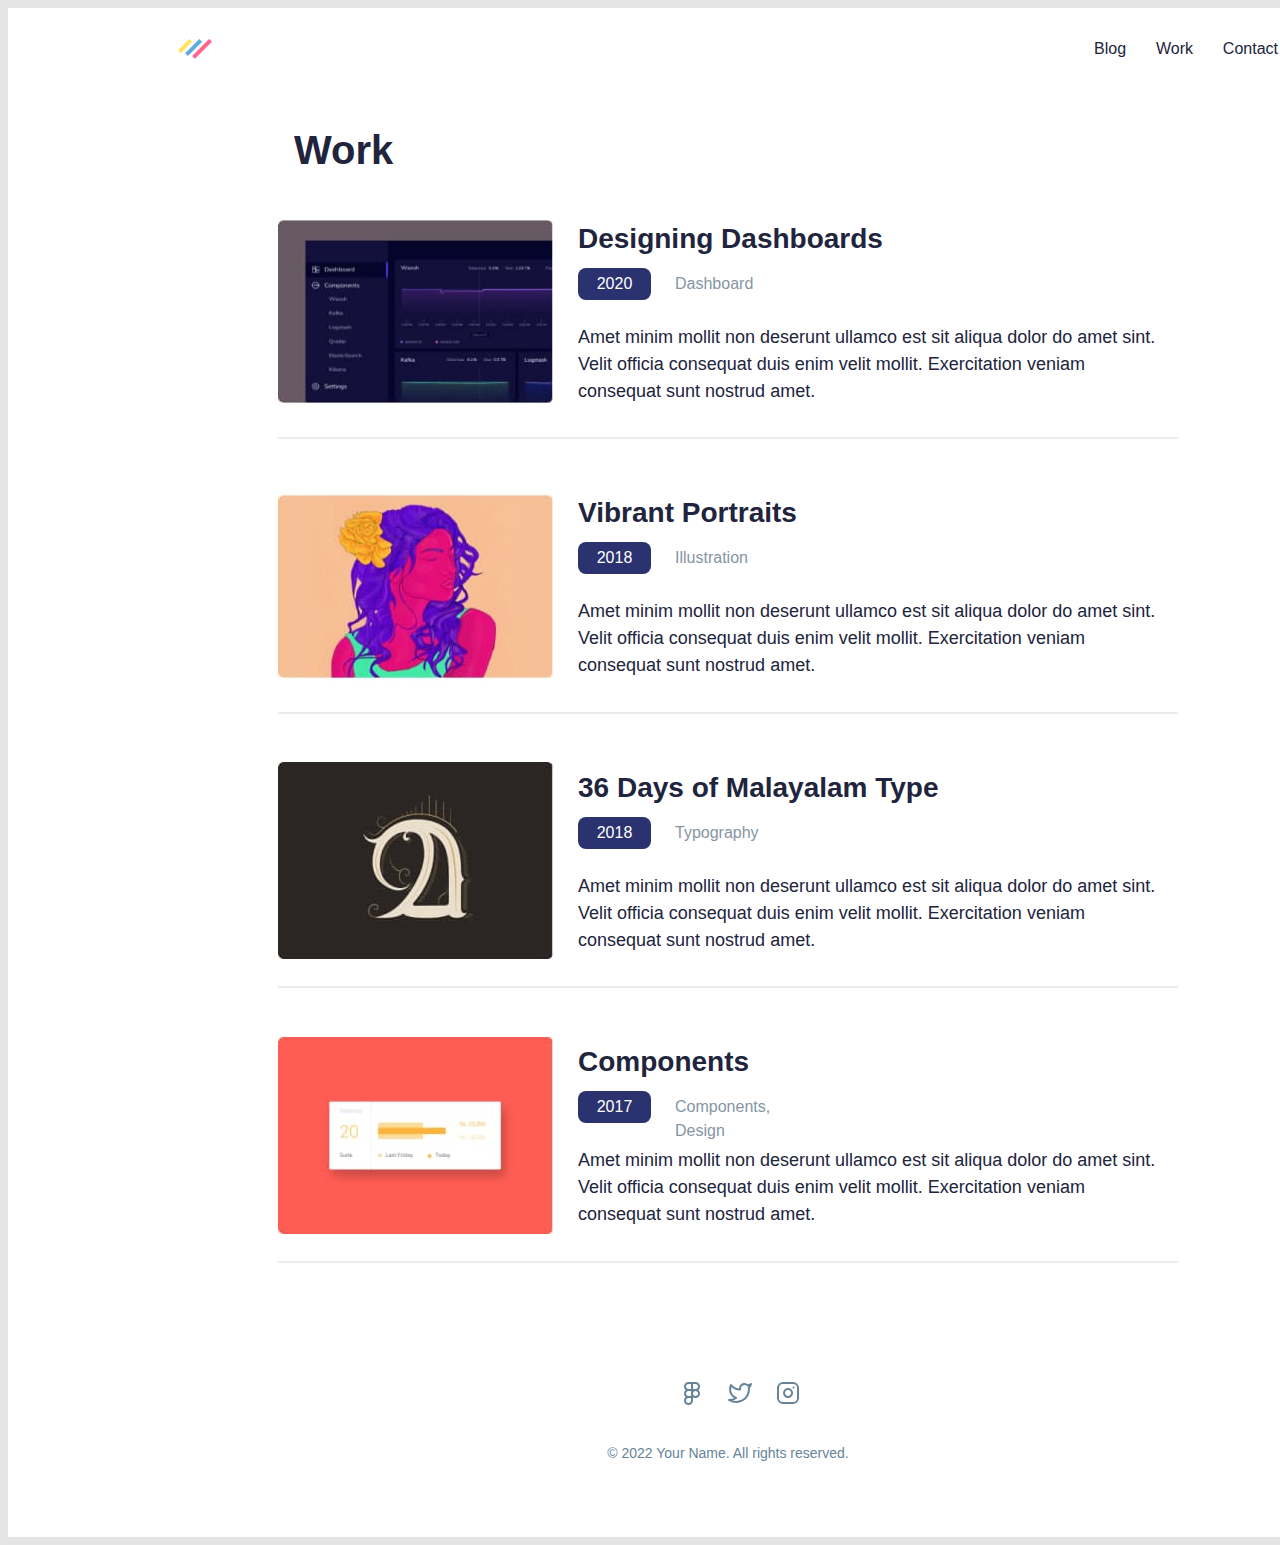
<file: John-Creative Technologist/work_index.html>
<!DOCTYPE html>
<html lang="en">
<head>
    <meta charset="UTF-8">
    <meta http-equiv="X-UA-Compatible" content="IE=edge">
    <meta name="viewport" content="width=device-width, initial-scale=1.0">

    <link rel="stylesheet" href="./CSS/styles.css">

    <title>John_work</title>
</head>
<body>
    <div class="wrapper">
        <header>
            <nav class="site-header">
                <ul>
                    <li>
                        <a href="./index.html">
                            <img src="./images_web/makers_navigation.svg" alt="makers" width="34">
                        </a>
                    </li>
                    <div class="site-header-nav">
                        <li><a href="./blog_index.html">Blog</a></li>
                        <li><a href="./work_index.html">Work</a></li>
                        <li><a href="#adr">Contact</a></li>
                    </div>
                </ul>
            </nav>
        </header>
    
        <main>
            <section class="work-main-section">
                <div class="work-main-title">
                    <h1>Work</h1>
                </div>

                <ul class="work-main-work">
                    <li>
                        <article class="work-main-block">
                            <img src="./images_web/designingdashboards.jpg" alt="designing dashboards" width="275" height="197">

                            <div class="work-main-description">
                                <h2>Designing Dashboards</h2>

                                <div>
                                    <p class="post-text-year">2020</p>
                                    <p class="post-text-description">Dashboard</p>
                                </div>
                                
                                <p>
                                    Amet minim mollit non deserunt ullamco est sit aliqua dolor do amet sint. 
                                    Velit officia consequat duis enim velit mollit. 
                                    Exercitation veniam consequat sunt nostrud amet.
                                </p>
                            </div>
                        </article>
                    </li>
    
                    <li>
                        <article class="work-main-block">
                            <img src="./images_web/vibrantportraits.jpg" alt="vibrant portraits" width="275" height="197">

                            <div class="work-main-description">
                                <h2>Vibrant Portraits</h2>

                                <div>
                                    <p class="post-text-year">2018</p>
                                    <p class="post-text-description">Illustration</p>
                                </div>
                                
                                <p>
                                    Amet minim mollit non deserunt ullamco est sit aliqua dolor do amet sint. 
                                    Velit officia consequat duis enim velit mollit. 
                                    Exercitation veniam consequat sunt nostrud amet.
                                </p>
                            </div>
                        </article>
                    </li>
    
                    <li>
                        <article class="work-main-block">
                            <img src="./images_web/malayalamtype.jpg" alt="malayalam type" width="275" height="197">

                            <div class="work-main-description">
                                <h2>36 Days of Malayalam Type</h2>

                                <div>
                                    <p class="post-text-year">2018</p>
                                    <p class="post-text-description">Typography</p>
                                </div>
                                
                                <p>
                                    Amet minim mollit non deserunt ullamco est sit aliqua dolor do amet sint. 
                                    Velit officia consequat duis enim velit mollit. 
                                    Exercitation veniam consequat sunt nostrud amet.
                                </p>
                            </div>
                        </article>
                    </li>
    
                    <li>
                        <article class="work-main-block">
                            <img src="./images_web/components.jpg" alt="components" width="275" height="197">

                            <div class="work-main-description">
                                <h2>Components</h2>

                                <div>
                                    <p class="post-text-year">2017</p>
                                    <p class="post-text-description">Components, Design</p>
                                </div>
                                
                                <p>
                                    Amet minim mollit non deserunt ullamco est sit aliqua dolor do amet sint. 
                                    Velit officia consequat duis enim velit mollit. 
                                    Exercitation veniam consequat sunt nostrud amet.
                                </p>
                            </div>
                        </article>
                    </li>
                </ul>
            </section>
        </main>
    
        <footer class="footer-site" id="adr">
            <ul>
                <li><a href="#"><img src="./images_web/Figma_icon.svg" alt="Figma"></a></li>
                <li><a href="#"><img src="./images_web/twitter_icon.svg" alt="Twitter"></a></li>
                <li><a href="#"><img src="./images_web/Instagram_icon.svg" alt="Instagram"></a></li>
            </ul>
    
            <p>&copy; 2022 Your Name. All rights reserved.</p>
        </footer>
    </div>
</body>
</html>
</file>
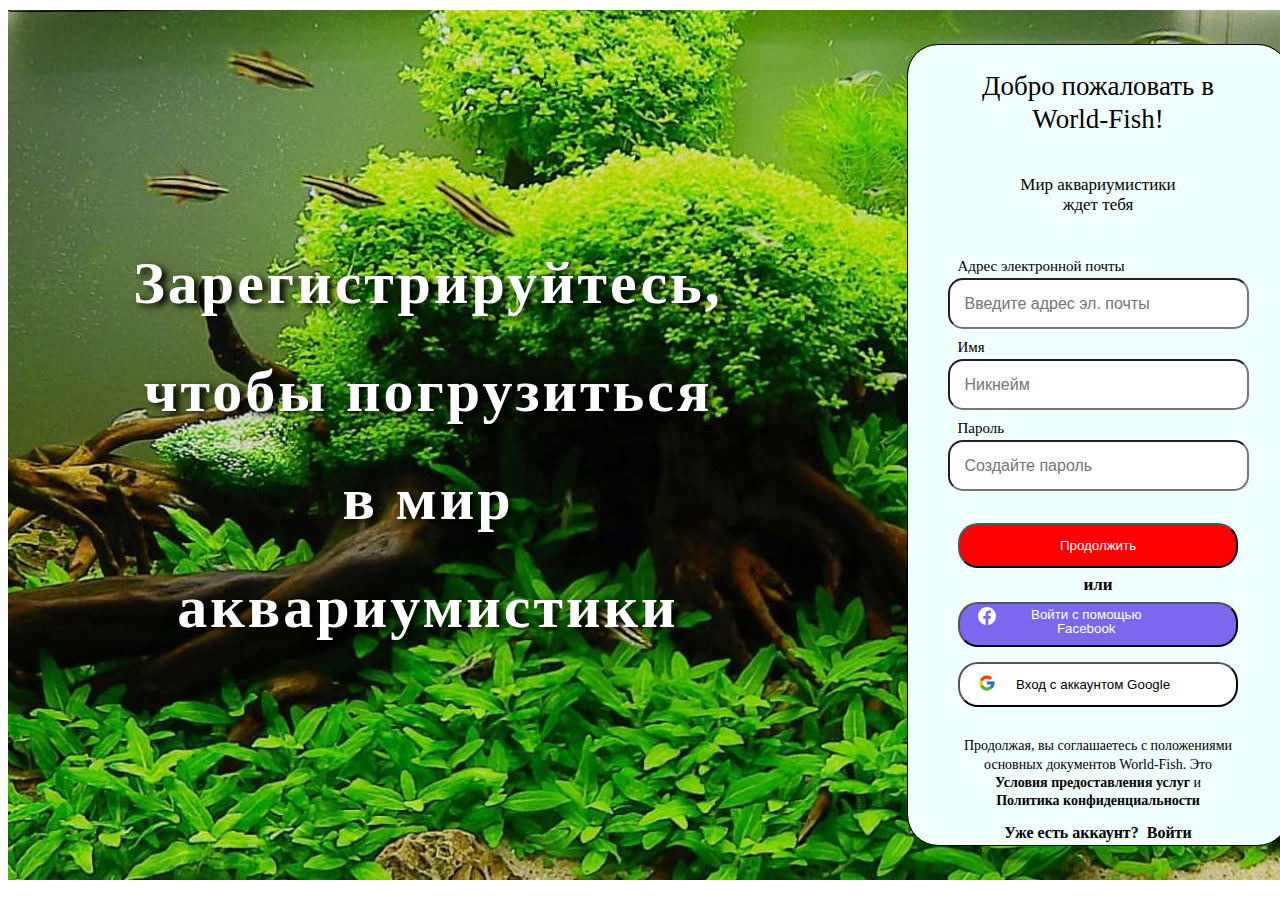
<file: registration-form-aquarium(HTML-CSS)/aqua-form.html>
<!DOCTYPE html>
<html lang="ru">
<head>
    <meta charset="UTF-8">
    <meta http-equiv="X-UA-Compatible" content="IE=edge">
    <meta name="viewport" content="width=device-width, initial-scale=1.0">

    <link rel="stylesheet" href="./style/style-aqua-form.css">
    <link href="https://cdn.jsdelivr.net/npm/bootstrap@5.2.2/dist/css/bootstrap.min.css" 
          rel="stylesheet" integrity="sha384-Zenh87qX5JnK2Jl0vWa8Ck2rdkQ2Bzep5IDxbcnCeuOxjzrPF/et3URy9Bv1WTRi" 
          crossorigin="anonymous">
    <title>RegisterForm</title>
    <style>
        .wallpaper {background-image: url(./images/wallpape.jpg);}
    </style>
</head>
<body>
    <main class="wrapper wallpaper">

        <section class="left">
            <h1 class="left-text">Зарегистрируйтесь,<br>чтобы погрузиться<br>
                в мир<br>аквариумистики</h1>
        </section>

        <section class="right">
            <div class="right-forma">
                
                <h2 class="right-title-text">Добро пожаловать в<br> 
                    <span lang="en">World-Fish!</span>
                </h2>
                                
                <p class="right-forma-text">Мир аквариумистики<br>ждет тебя</p>
            
                <ul class="list-none">
                    <li>
                        <p class="right-text-name">Адрес электронной почты</p>
                        <input type="emeil" placeholder="Введите адрес эл. почты" class="right-data">
                    </li>
                    <li>
                        <p class="right-text-name">Имя</p>
                        <input type="text" placeholder="Никнейм" class="right-data">
                    </li>
                    <li>
                        <p class="right-text-name">Пароль</p>
                        <input type="password" placeholder="Создайте пароль" class="right-data">
                    </li>
                </ul>

                <ul class="list-none">
                    <li>
                        <button class="button-size button-proceed">Продолжить</button>
                        <p class="text-or">или</p>
                    </li>
                    <li>
                        <form action="https://www.facebook.com" target="_blank">
                            <button class="button-size button-facebook">
                                <div class="button-facebook-lable">
                                    <svg xmlns="http://www.w3.org/2000/svg" width="18" height="18" fill="currentColor" class="bi bi-facebook" viewBox="0 0 16 16">
                                        <path d="M16 8.049c0-4.446-3.582-8.05-8-8.05C3.58 0-.002 3.603-.002 8.05c0 4.017 2.926 7.347 6.75 7.951v-5.625h-2.03V8.05H6.75V6.275c0-2.017 1.195-3.131 3.022-3.131.876 0 1.791.157 1.791.157v1.98h-1.009c-.993 0-1.303.621-1.303 1.258v1.51h2.218l-.354 2.326H9.25V16c3.824-.604 6.75-3.934 6.75-7.951z"/>
                                    </svg>
                                </div>
                                <div class="button-facebook-text">
                                    Войти с помощью<br><span lang="en">Facebook</span>
                                </div>
                                
                            </button>
                        </form>
                    </li>
                    <li>
                        <form action="https://myaccount.google.com" target="_blank">
                            <button class="button-size button-google">
                                <div class="button-google-lable">
                                    <img src="./images/icongoogle.svg" width="18" alt="google">
                                </div>
                                <div class="button-google-text">
                                    Вход с аккаунтом <span lang="en">Google</span>
                                </div>
                            </button>
                        </form>
                    </li>
                </ul>
            
                <p class="agreement">Продолжая, вы соглашаетесь с положениями<br>
                    основных документов <span lang="en">World-Fish</span>. Это<br>
                    <span class="agreement-text">Условия предоставления услуг</span> и<br>
                    <span class="agreement-text">Политика конфиденциальности</span>
                </p>
                <div class="account-login">
                    <p class="account-login-none">Уже есть аккаунт?</p>
                    <a href="#" class="account-login-enter">Войти</a>
                </div>                

            </div>
        </section>
    </main>
</body>
</html>
</file>
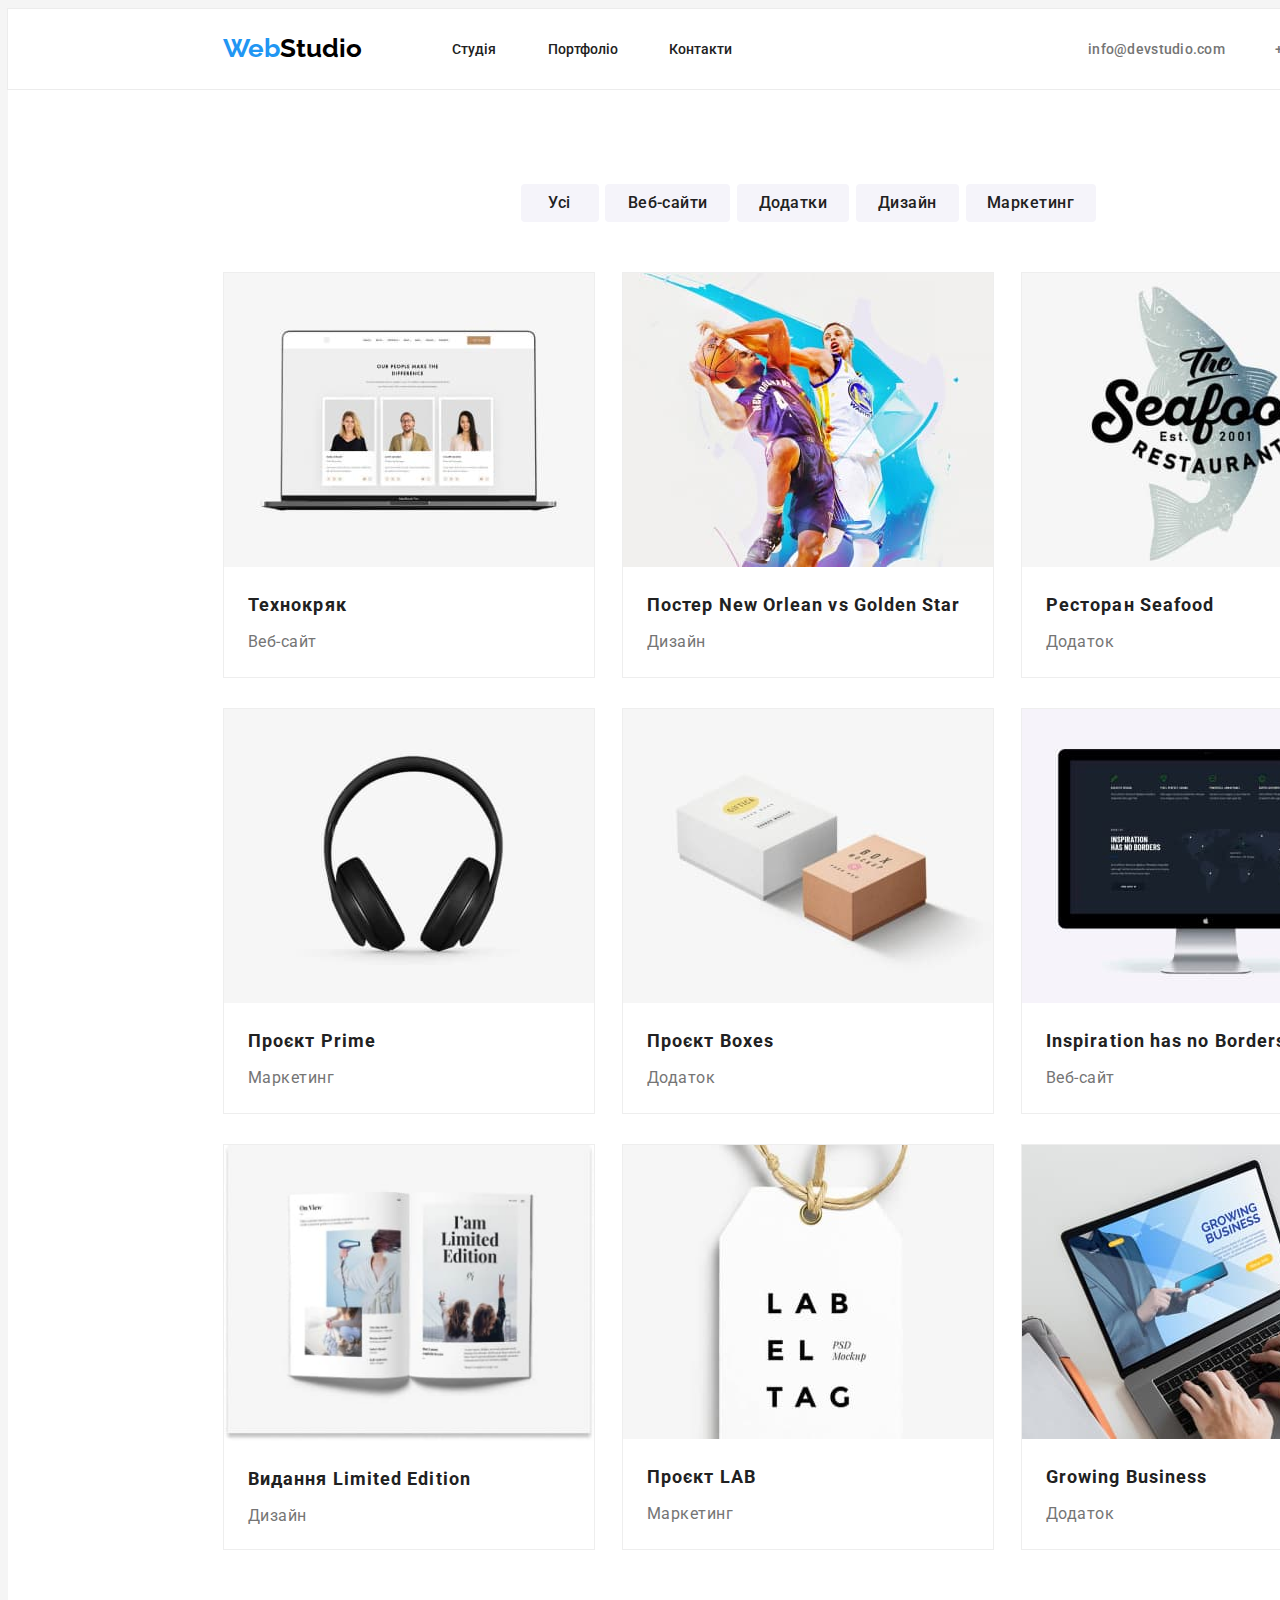
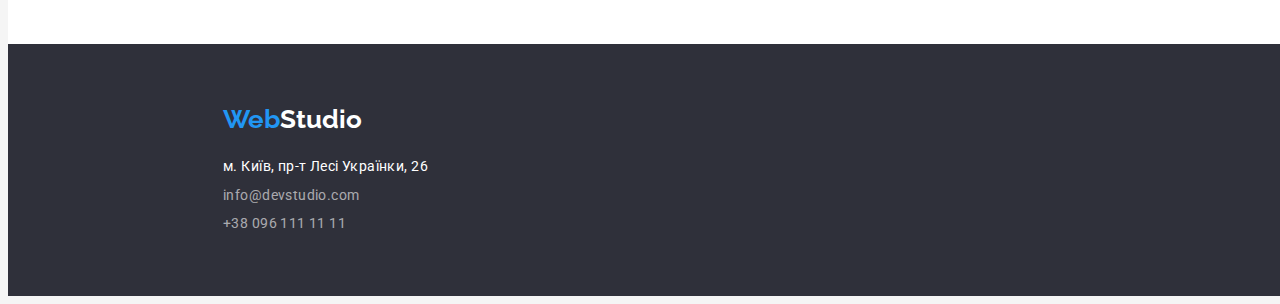
<file: Web_Studio/portfolio.html>
<!DOCTYPE html>
<html lang="uk">
<head>
    <meta charset="UTF-8">
    <meta http-equiv="X-UA-Compatible" content="IE=edge">
    <meta name="viewport" content="width=device-width, initial-scale=1.0">
    <link rel="preconnect" href="https://fonts.googleapis.com">
    <link rel="preconnect" href="https://fonts.gstatic.com" crossorigin>
    <link href="https://fonts.googleapis.com/css2?family=Raleway:wght@700&family=Roboto:wght@400;500;700;900&display=swap" rel="stylesheet">
    <title>Портфоліо</title>
    <link rel="stylesheet" href="./css/styles.css">
</head>

<body>

    <div class="wrapper-portfolio">
        <header class="heder-section-studio">
            <nav class="nav-section-studio">
                <a href="./index.html" class="link-none logo">
                    <span class="logo-web">Web</span>Studio
                </a>
                <ul class="list-none">
                    <li><a href="./index.html" class="link-none nav-page">Студія</a></li>
                    <li><a href="./portfolio.html" class="link-none nav-page">Портфоліо</a></li>
                    <li><a href="#adr" class="link-none nav-page">Контакти</a></li>
                </ul>           
            </nav>
    
            <ul class="hed-cont-sect-studio list-none">
                <li>
                    <a href="mailto:info@devstudio.com" class="link-none header-contacts">
                    info@devstudio.com
                    </a>
                </li>
                <li>
                    <a href="tel:+380961111111" class="link-none header-contacts">
                        +38 096 111 11 11
                    </a>
                </li>
            </ul>
        </header>
            
        <main class="container-portfolio">
            <section class="filter-cart">
                <h1 class="zero-text">Фільтр</h1>
                <ul class="portfolio-filter list-none">
                    <li><button type="button" class="filter-button button-all">Усі</button></li>
                    <li><button type="button" class="filter-button button-website">Веб-сайти</button></li>
                    <li><button type="button" class="filter-button button-addition">Додатки</button></li>
                    <li><button type="button" class="filter-button button-design">Дизайн</button></li>
                    <li><button type="button" class="filter-button button-marketing">Маркетинг</button></li>
                </ul>
    
                <ul class="card-portfolio list-none">
                    <li class="card">
                        <img src="./images/technique.jpg" width="370" alt="команда співробітників">

                        <div class="box-text">
                            <h2 class="filter-list-title">Технокряк</h2>
                            <p class="filter-list-text">Веб-сайт</p>
                        </div>
                    </li>

                    <li class="card">
                        <img src="./images/postNewOrleanvsGoldenStar.jpg" width="370" alt="баскетбол">

                        <div class="box-text">
                            <h2 class="filter-list-title">Постер <span lang="en">New Orlean vs Golden Star</span></h2>
                            <p class="filter-list-text">Дизайн</p>
                        </div>
                    </li>

                    <li class="card">
                        <img src="./images/restoranseafood.jpg" width="370" alt="морська їжі">

                        <div class="box-text">
                            <h2 class="filter-list-title">Ресторан <span lang="en">Seafood</span></h2>
                            <p class="filter-list-text">Додаток</p>
                        </div>
                    </li>

                    <li class="card">
                        <img src="./images/headphones.jpg" width="370" alt="навушники">

                        <div class="box-text">
                            <h2 class="filter-list-title">Проєкт <span lang="en">Prime</span></h2>
                            <p class="filter-list-text">Маркетинг</p>
                        </div>
                    </li>

                    <li class="card">
                        <img src="./images/boxes.jpg" width="370" alt="коробки">

                        <div class="box-text">
                            <h2 class="filter-list-title">Проєкт <span lang="en">Boxes</span></h2>
                            <p class="filter-list-text">Додаток</p>
                        </div>
                    </li>

                    <li class="card">
                        <img src="./images/monitor.jpg" width="370" alt="монітор">

                        <div class="box-text">
                            <h2 class="filter-list-title"><span lang="en">Inspiration has no Borders</span></h2>
                            <p class="filter-list-text">Веб-сайт</p>
                        </div>
                    </li>

                    <li class="card">
                        <img src="./images/book.jpg" width="370" alt="книга">

                        <div class="box-text">
                            <h2 class="filter-list-title">Видання <span lang="en">Limited Edition</span></h2>
                            <p class="filter-list-text">Дизайн</p>
                        </div>
                    </li>

                    <li class="card">
                        <img src="./images/label.jpg" width="370" alt="етикетка">

                        <div class="box-text">
                            <h2 class="filter-list-title">Проєкт <span lang="en">LAB</span></h2>
                            <p class="filter-list-text">Маркетинг</p>
                        </div>
                    </li>

                    <li class="card">
                        <img src="./images/notebook.jpg" width="370" alt="ноутбук">

                        <div class="box-text">
                            <h2 class="filter-list-title"><span lang="en">Growing Business</span></h2>
                            <p class="filter-list-text">Додаток</p>
                        </div>
                    </li>

                </ul>
            </section>
        </main>
    
        <footer class="section-footer">
            <a href="./index.html" id="adr" class="link-none logo">
                <span class="logo-web">Web</span><span class="logo-footer">Studio</span> 
            </a>
                
            <address>
                <ul class="list-none">
                    <li>
                        <a href="https://goo.gl/maps/CPtrU1FHBa2aNyZL9" 
                        target="_blank" rel="noopener noreferrer nofollow" class="address-footer link-none">
                            м. Київ, пр-т Лесі Українки, 26
                        </a>
                    </li>
                    <li>
                        <a href="mailto:info@devstudio.com" class="mail-footer link-none">info@devstudio.com</a>
                    </li>
                    <li>
                        <a href="tel:+380961111111" class="tel-footer link-none">+38 096 111 11 11</a>
                    </li>
                </ul>
            </address>
        </footer>
    </div>
    

</body>
</html>
</file>
<file: John-Creative Technologist/CSS/styles.css>
:root {
    --color-body: #E5E5E5;
    --color-body-text: #21243D;
    --color-hero-button: #FFFFFF;
    --color-hero-button-background:#FF6464;
    --color-hero-button-hover: #FF5733;
    --collor-posts-background: #EDF7FA;
    --collor-posts-hero: #00A8CC;
    --color-post-time: #8695A4;
    --color-text-year: #2A326F;
    --color-footer-text: #678398;
}

body {
    font-family: 'Heebo', sans-serif;
    font-style: normal;
    font-weight: 400;
    font-size: 18px;
    line-height: 1.5;
    color: var(--color-body-text);
    background: var(--color-body);
}

/* Your own personal site */
.wrapper {
    /* outline: 1px solid black; */
    width: 1440px;
    margin: 0 auto;
    background-color: var(--color-hero-button);
}

.site-header {
    /* outline: 1px solid black; */
    width: 1100px;
    height: 82px;
    margin: 0 auto;
}

    .site-header ul {
        display: flex;
        justify-content: space-between;
        align-items: center;
        height: 100%;
        padding: 0 0 0 0;
        margin: 0 0 0 0;
        list-style-type: none;
    }

    .site-header a {
        display: flex;
        
    }

    .site-header-nav {
        /* outline: 1px solid black; */
        display: flex;
        justify-content: space-between;
        align-items: center;
        width: 184px;
                
        font-family: 'Inter', sans-serif;
        font-style: normal;
        font-weight: 500;
        font-size: 16px;
        line-height: 1.19;
    }

    .site-header-nav a {
        text-decoration: none;
        color: var(--color-body-text);
    }

.main-hero {
    /* outline: 1px solid black; */
    height: 399px;
    width: 100%;
    display: flex;
    justify-content: center;
}

    .main-hero-conteiner {
        /* outline: 1px solid black; */
        display: flex;
        justify-content: space-between;
        align-items: center;
        width: 900px;
        height: 100%;

    }

        .hero-conteiner-text {
            /* outline: 1px solid black; */
            display: flex;
            flex-direction: column;
            justify-content: space-between;
            align-items: flex-start;
            width: 548px;
            height: 285px;
        }

            .hero-conteiner-text h1 {
                margin: 0;
                font-family: 'Inter', sans-serif;
                font-size: 44px;
                line-height: 1.2;
            }

            .hero-conteiner-text p {
                margin: 0;
            }

            .hero-conteiner-text a {
                display: flex;
                justify-content: center;
                align-items: center;
                width: 193px;
                height: 46px;
                border-radius: 4px;

                background-color: var(--color-hero-button-background);
                font-family: 'Inter', sans-serif;
                font-weight: 600;
                line-height: 2.22;
                color: var(--color-hero-button);
                text-decoration: none;
            }

            .hero-conteiner-text a:hover {
                background-color: var(--color-hero-button-hover);
            }
            .hero-conteiner-text a:active {
                background-color: var(--color-hero-button-hover);
            }

        .hero-conteiner-img {
            /* outline: 1px solid black; */
            display: flex;
            justify-content: center;
            align-items: center;
            width: 328px;
            height: 319px;
        }

.main-posts {
    /* outline: 1px solid black; */
    display: flex;
    flex-direction: column;
    align-items: center;
    height: 422px;
    width: 100%;
    background-color: var(--collor-posts-background);
    
}

    .posts-hero {
        /* outline: 1px solid black; */
        width: 900px;
        height: 80px;display: flex;
        justify-content: space-between;
        align-items: flex-end;
    }

        .posts-hero h2 {
            /* outline: 1px solid black; */
            width: 157px;
            height: 40px;
            margin: 0;
            font-family: 'Inter', sans-serif;
            font-weight: 600;
            font-size: 24px;
            line-height: 1.67;
        }

        .posts-hero a {
            /* outline: 1px solid black; */
            display: flex;
            justify-content: center;
            align-items: center;
            width: 72px;
            height: 40px;
            text-decoration: none;

            font-family: 'Inter', sans-serif;
            font-weight: 600;
            line-height: 2.22;
            color: var(--collor-posts-hero);
        }

    .posts-conteiner {
        /* outline: 1px solid black; */
        display: flex;
        justify-content: space-between;
        align-items: center;
        width: 900px;
        height: 302px;
        padding: 0;
        margin: 0;
        list-style: none;
    }

        .posts-conteiner li {
            /* outline: 1px solid black; */
            display: flex;
            align-items: center;
            width: 438px;
            height: 286px;
        }

            .posts-conteiner-box {
                /* outline: 1px solid black; */
                display: flex;
                flex-direction: column;
                justify-content: space-around;
                align-items: center;
                width: 438px;
                height: 238px;
                background-color: var(--color-hero-button);
            }

                .posts-conteiner-box h3 {
                    /* outline: 1px solid black; */
                    width: 406px;
                    height: 42px;
                    margin: 0;

                    font-family: 'Inter', sans-serif;
                    font-weight: 600;
                    font-size: 28px;
                    line-height: 1.5;
                }

                .post-time {
                    /* outline: 1px solid black; */
                    width: 406px;
                    height: 24px;
                    margin: 0;

                    font-family: 'Inter', sans-serif;
                    font-weight: 500;
                    font-size: 16px;
                    line-height: 1.5;
                    color: var(--color-post-time);
                }

                .post-content {
                    /* outline: 1px solid black; */
                    display: flex;
                    align-items: center;
                    width: 406px;
                    height: 124px;
                    margin: 0;
                }

.main-featuredwork {
    /* outline: 1px solid black; */
    display: flex;
    flex-direction: column;
    align-items: center;
    width: 100%;
    height: 650px;
}

.main-featuredwork > ul {
    margin: 0;
    padding: 0;
}

    .title-featuredwork {
        /*outline: 1px solid black; */
        display: flex;
        justify-content: space-between;
        width: 900px;
        height: 96px;
    }

        .title-featuredwork h2 {
            /* outline: 1px solid black; */
            width: 174px;
            height: 40px;
            margin: 40px 0 0 0;
            font-family: 'Inter', sans-serif;
            font-weight: 600;
            font-size: 24px;
            line-height: 1.67;
        }

        .title-featuredwork a {
            /* outline: 1px solid black; */
            display: flex;
            justify-content: center;
            align-items: center;
            width: 72px;
            height: 40px;
            margin: 40px 0 0 0;
            text-decoration: none;

            font-family: 'Inter', sans-serif;
            font-weight: 600;
            line-height: 2.22;
            color: var(--collor-posts-hero);
        }

    .main-featuredwork ul {
        list-style: none;
    }

    .work-post {
        /* outline: 1px solid black; */
        display: flex;
        justify-content: space-between;
        align-items: center;
        width: 900px;
        height: 251px;
        box-shadow: 0px 2px 0px rgba(0, 0, 0, 0.08);
    }

        .work-post-text {
            /* outline: 1px solid black; */
            width: 601px;
            height: 219px;
        }

         .work-post-text h3 {
            /* outline: 1px solid black; */
            width: 585px;
            height: 42px;
            margin: 16px 0 0 0;

            font-family: 'Inter', sans-serif;
            font-weight: 600;
            font-size: 28px;
            line-height: 1.5;
         }

         .work-post-text div {
            /* outline: 1px solid black; */
            display: flex;
            align-items: center;
            width: 585px;
            height: 32px;
            margin: 8px 0 0 0;
         }

            .post-text-year {
                display: flex;
                justify-content: center;
                align-items: center;
                width: 73px;
                height: 32px;
                margin: 0;
                background: var(--color-text-year);
                border-radius: 8px;

                font-family: 'Inter', sans-serif;
                
                font-weight: 500;
                font-size: 16px;
                line-height: 1.5;
                color: var(--color-hero-button);
            }

            .post-text-description {
                /* outline: 1px solid black; */
                width: 84px;
                height: 24px;
                margin: 0 0 0 24px;

                font-family: 'Inter', sans-serif;
                font-weight: 500;
                font-size: 16px;
                line-height: 1.5;
                color: var(--color-post-time);
            }

            .work-post-text > p {
                /* outline: 1px solid black; */
                display: flex;
                align-items: flex-end;
                width: 585px;
                height: 97px;
                margin: 8px 0 0 0;
            }

.footer-site {
    /* outline: 1px solid black; */
    display: flex;
    flex-direction: column;
    align-items: center;
    width: 100%;
    height: 236px;
}

    .footer-site > ul {
        /* outline: 1px solid black; */
        display: flex;
        justify-content: center;
        align-items: center;
        width: 1000px;
        height: 56px;
        margin: 64px 0 24px 0;
        padding: 0;
        list-style: none;
    }

        .footer-site li {
            margin-left: 24px;
        }

        .footer-site a {
        display: flex;
        }

    .footer-site p {
        /* outline: 1px solid black; */
        display: flex;
        justify-content: center;
        align-items: center;
        width: 1000px;
        height: 17px;
        margin: 0;

        font-family: 'Inter', sans-serif;
        font-size: 14px;
        line-height: 1.21;
        color: var(--color-footer-text);
    }

    /* BLOG */

    .work-main-section,
    .blog-main-section {
        display: flex;
        flex-direction: column;
        align-items: center;
        margin: 0 0 0 0;
    }

    .hero-blog {
        /* outline: 1px solid black; */
        display: flex;
        align-items: flex-end;
        width: 800px;
        height: 96px;
    }

    .hero-blog > h1 {
        /* outline: 1px solid black; */
        display: flex;
        justify-content: center;
        align-items: center;
        width: 88px;
        height: 40px;
        margin: 0 0 22px 16px;

        font-family: 'Inter', sans-serif;
        font-size: 40px;
        line-height: 1.0;
    }

    .blog-main-section > ul {
        /* outline: 1px solid black; */
        display: flex;
        flex-direction: column;
        justify-content: space-between;
        width: 800px;
        height: 896px;
        margin: 0;
        padding: 0 0 40px 0;
        list-style: none;
    }

    .blog-main-section li {
        /* outline: 1px solid black; */
        display: flex;
        align-items: center;
        width: 800px;
        height: 200px;
        box-shadow: 0px 2px 0px rgba(0, 0, 0, 0.08);
    }

    .blog-post-section {
        /* outline: 1px solid black; */
        display: flex;
        flex-direction: column;
        width: 800px;
        height: 184px;
    }

        .blog-post-section h2 {
            width: 768px;
            height: 42px;
            margin: 16px 0 0 0;

            font-family: 'Inter', sans-serif;
            font-weight: 600;
            font-size: 28px;
            line-height: 1.5;
        }

        .blog-post-time {
            width: 768px;
            height: 24px;
            margin: 8px 0 0 0;

            font-family: 'Inter', sans-serif;
            font-weight: 500;
            font-size: 16px;
            line-height: 1.5;
            color: var(--color-post-time);
        }

        .blog-post-content {
            width: 768px;
            height: 54px;
            margin: 8px 0 0 0;
        }
     
        
/* WORK */

.work-main-title {
    /* outline: 1px solid black; */
    width: 900px;
    height: 96px;
}

    .work-main-title h1 {
        margin: 40px 0 16px 16px;

        font-family: 'Inter', sans-serif;
        font-size: 40px;
        line-height: 1.0;
    }

.work-main-work {
    /* outline: 1px solid black; */
    display: flex;
    flex-direction: column;
    justify-content: space-between;
    width: 900px;
    height: 1075px;
    margin: 0 0 0 0;
    padding: 0 0 40px 0;
}

    .work-main-work > li {
        list-style: none;
    }

    .work-main-block {
        /* outline: 1px solid black; */
        display: flex;
        justify-content: space-between;
        align-items: center;
        display: flex;
        height: 251px;
        box-shadow: 0px 2px 0px rgba(0, 0, 0, 0.08);
    }

    .work-main-description {
        width: 600px;
        height: 220px;
    }

        .work-main-description h2 {
            /* outline: 1px solid black; */
            width: 585px;
            height: 42px;

            margin: 16px 0 0 0;

            font-family: 'Inter', sans-serif;
            font-weight: 600;
            font-size: 28px;
            line-height: 1.5;
        }

        .work-main-description div {
            /* outline: 1px solid black; */
            display: flex;
            align-items: center;
            width: 585px;
            height: 32px;
            margin: 8px 0 0 0;
        }

        .work-main-description > p {
            /* outline: 1px solid black; */
            display: flex;
            align-items: flex-end;
            width: 585px;
            height: 97px;
            margin: 8px 0 0 0;
        }
</file>
<file: my-CV/Styls/styls.css>
:root {
    --color-wrapper: #000000;
    --color-line: #000080;
}

.wrapper {
    outline: 1px solid black;
    display: flex; 
    height: 1300px;
    width: 950px;
    margin: 20px auto;
}

    .column-left {
        /* outline: 1px solid var(--color-wrapper); */
        height: 100%;
        width: 350px;
    }

        .line-left {
            background: var(--color-line);
            height: 40px;
            width: 100%;
        }

        .section-hero {
            margin: 25px 0 40px 0;
        }

        .hero {
            /* background: NavajoWhite; */
            display: flex;
            justify-content: center;
            align-items: center;
            height: 100px;
            width: 100%;
            margin: 0 0 25px 0;
            text-align: center;
            font-size: 29px;
            line-height: 1.2;
        }

        .position {
            /* outline: 1px solid black; */
            display: flex;
            justify-content: center;
            align-items: center;
            height: 25px;
            width: 100%;
            margin: 0 0 5px 0;
            font-size: 23px;
        }

        .position-post {
            /* outline: 1px solid black; */
            display: flex;
            justify-content: center;
            align-items: center;
            height: 25px;
            width: 100%;
            margin: 0 0 40px 0;
            font-size: 23px;
        }

        .my-photo {
            display: flex;
            justify-content: center;
            align-items: center;
            width: 100%;
            margin: 0 0 45px 0;
        }

        .radius {
            border-radius: 10%;
        }

        .residence {
            display: flex;
            justify-content: center;
            align-items: center;
            height: 25px;
            width: 100%;
            margin: 0 0 0 0;
            font-size: 20px;
        }

        .adress-left {
            display: flex;
            flex-direction: column;
            align-items: center;
        }

        .item-left {
            border-bottom: 2px solid var(--color-line);
            display: flex; 
            align-items: flex-end;
            height: 30px;
            width: 300px;
            margin: 0 0 15px 0;
            font-size: 22px;
            font-style: normal;
        }

        .contacts {
            display: flex;
            width: 100%;
            margin: 0 0 40px 0;
        }
       
            .contacts-left {
                margin: 0 0 0 45px;
                padding: 0 0 0 0;
                display: flex;
                flex-direction: column;
                align-items: flex-end;
            }

            .contacts-left > li {
                height: 18px;
                width: 18px;
                margin-top: 15px;
                margin-right: 10px;
            }

            .contacts-right {
                width: 200px;
                margin: 0 0 0 0;
                padding: 0 0 0 0;
                list-style: none;
                font-style: normal;
            }

            .contacts-right > li {
                height: 18px;
                width: 200px;
                font-size: 18px;
                margin-top: 15px;
            }

        .item-leng {
            /* outline: 1px solid black; */
            display: flex;
            flex-direction: column;
            align-items: center;
            width: 100%;
        }

            .title-left {
                /* outline: 1px solid black; */
                border-bottom: 2px solid var(--color-line);
                font-size: 22px; 
                width: 300px;
                margin: 0 0 0 0; 
            }

            .languag {
                width: 100%;
                margin: 15px 0 0 45px;
                padding: 0 0 0 0;
                font-size: 18px;
                list-style-type: disc;
            }

            .languag > li {
                margin: 0 0 0 25px;
                line-height: 1.3;
            }

    
    .column-right {
        /* outline: 1px solid black; */
        height: 100%;
        width: 600px;
        position: relative;
    }

        .zero-blok {
            height: 80px;
            width: 550px;
        } 
            
        .conteiner-right {
            display: flex;
            flex-direction: column;
            align-items: center;
            margin: 0 0 0 0;
            padding: 0 0 0 0;
        }

        .conteiner-right > li {
            list-style: none;
            margin: 0 0 50px 0;
        }

        .title-right {
            /* outline: 1px solid black; */
            border-bottom: 2px solid var(--color-line);
            font-size: 22px; 
            width: 550px;
            margin: 0 0 0 0; 
        }
        
        .summery {
            width: 550px;
            margin: 15px 0 0 0;
            font-size: 18px;
            line-height: 1.2;
        }
        
        .skils {
            width: 550px;
            margin-top: 15px;
            font-size: 18px;
        }
         
        .skils-tabl {
            column-count: 3;
            margin-top: 12px;
        }

        .skils-tabl li {
            list-style-type: disc;
        }
            
        .experience {
            width: 550px;
            margin-top: 15px;
            font-size: 18px;
            line-height: 1.3;
        }

        .experience > h3 {
            margin: 5px 0 0 0;
            font-size: 18px;
        }

        .experience ul {
            padding: 5px 0 0 35px;
            list-style-type: disc;
        }
               
        .education {
            width: 550px;
            margin: 15px 0 0 0;
            font-size: 18px;
            line-height: 1.3;
        }        
        
        .hobby {
            width: 550px;
            margin-top: 15px;
            font-size: 18px;
        }

        .hobby ul {
            list-style-type: disc;
            padding: 0 0 0 0;
            margin: 0 0 0 25px;
        } 

        .line {
            width: 600px;
            position: absolute;
            bottom: 0;
            right:0.6px;
        }  
        .line2 {
            background: var(--color-line);
            height: 40px;
            width: 600px;
        }
            
        .none-style{
            text-decoration: none;
            color: black;
        }
</file>
<file: Web_Studio/css/styles.css>
:root {
    --color-base: #757575;
    --color-blue: #2196F3;
    --color-button-hero: #188CE8;
    --color-studio: #000000;
    --color-black-light: #212121;
    --color-heading: #2F303A;
    --color-hero-button: #FFFFFF;
    --color-filter-button: #F5F4FA;
    --color-body: #F5F5F5;
    --color-border-heder: #ECECEC;
    --color-border-card: #EEEEEE;
    --font-Web-Studio: 'Raleway', sans-serif;
}

body {
    color: var(--color-base);
    font-family: 'Roboto', sans-serif;
    font-size: 14px;
    background: var(--color-body);
}

.wrapper-studio {
    height: 2346px;
    width: 1600px;
    margin: 0 auto;
    background-color: var(--color-hero-button);
}

.link-none {
    text-decoration: none;
}

.list-none {
    list-style-type: none;
    margin: 0;
    padding: 0;
}

.zero-text {
    color: rgba(0, 0, 0, 0);
    position: absolute;
    width: 1px;
    height: 1px;
    margin: -1px;
    border: 0;
    padding: 0;
    white-space: nowrap;
    clip-path: inset(100%);
    clip: rect(0 0 0 0);
    overflow: hidden;
}

/* Header */
.heder-section-studio {
    display: flex;
    align-items: center;
    width: 100%;
    height: 80px;
    border: 1px solid var(--color-border-heder);
    background: var(--color-hero-button);
}

    .nav-section-studio {
        display: flex;
        align-items: center;
    }

    .nav-section-studio > ul {
        display: flex;
        justify-content: space-between;
        width: 280px;
        margin: 0 0 0 90px;
        padding: 0;
    }

    .hed-cont-sect-studio {
        display: flex;
        margin: 0 0 0 356px;
        padding: 0;
    }

      .hed-cont-sect-studio [href ^= "tel"] {
        margin: 0 0 0 50px;
    }  

.logo {
    margin-left: 215px;
    font-family: var(--font-Web-Studio);
    font-weight: 700;
    font-size: 26px;
    line-height: 1.2;
    color: var(--color-studio);
}

.logo-web {
    color: var(--color-blue);
}

.nav-page {
    color: var(--color-black-light);
    font-weight: 500;
    font-size: 14px;
    line-height: 1.14;
}

.header-contacts {
    color: inherit;
    font-weight: 500;
    font-size: 14px;
    line-height: 1.14;
    letter-spacing: 0.02em;
}

.nav-page:hover,
.nav-page:focus,
.header-contacts:hover,
.header-contacts:focus {
    color: var(--color-blue);
}

/* Main */
.main-section-studio {
    display: flex;
    flex-direction: column;
    align-items: center;
    width: 100%;
}

.section-hero {
    display: flex;
    justify-content: center;
    align-items: center;
    flex-direction: column;
    width: 100%;
    height: 600px;
    background: var(--color-heading);
    text-align: center;
}

.text-hero {
    margin: 0 0 0 0;
    color: var(--color-hero-button);
    font-weight: 900;
    font-size: 44px;
    line-height: 1.36;
    letter-spacing: 0.06em;
}

.button-hero {
    width: 216px;
    height: 50px;
    margin: 30px 0 0 0;
    box-shadow: 0px 4px 4px rgba(0, 0, 0, 0.15);
    border-radius: 4px;
    border: none;
    cursor: pointer;

    font-family: inherit;
    font-size: 16px;
    line-height: 1.9;
    font-weight: 700;
    color: var(--color-hero-button);
    background-color: var(--color-blue);
}

.button-hero:hover,
.button-hero:focus {
    background: var(--color-button-hero);
}

.peculiarities {
    display: flex;
    justify-content: space-between;
    width: 1170px;
    height: 98px;
    margin: 94px 0 0 0;
    padding: 0 0 0 0;
}

.peculiarities > li {
    width: 270px;
}

.qualities-header {
    margin: 0 0 0 0;
    font-size: 14px;
    line-height: 1.14;
    letter-spacing: 0.03em;
    color:var(--color-black-light);
}

.qualities-text {
    margin: 10px 0 0 0;
    line-height: 1.71;
    letter-spacing: 0.03em;
}

.section-activity {
    width: 1170px;
    height: 386px;
    margin: 94px 0 0 0;
}

.activity {
    margin: 0 0 50px 0;
    text-align: center;
    font-size: 36px;
    line-height: 1.17;
    letter-spacing: 0.03em;
    color: var(--color-black-light);
}

.section-activity > ul {
    display: flex;
    justify-content: space-between;
}

.section-team {
    display: flex;
    flex-direction: column;
    align-items: center;
    width: 100%;
    height: 648px;
    margin: 94px 0 0 0;
    background-color: var(--color-filter-button);
}

.team {
    margin: 94px 0 50px 0;
    font-size: 36px;
    line-height: 1.17;
    letter-spacing: 0.03em;
    color: var(--color-black-light);
}

.section-team > ul {
    display: flex;
    justify-content: space-between;
    width: 1170px;
    height: 368px;
    margin: 0 0 0 0;
}

.section-team li {
    display: flex;
    flex-direction: column;
    align-items: center;
}

.team-name {
    margin: 30px 0 10px 0;
    font-size: 16px;
    font-weight: 500;
    line-height: 1.19;
    letter-spacing: 0.03em;
    color: var(--color-black-light); 
}

.team-career {
    margin: 0 0 0 0;
    font-size: 16px;
    line-height: 1.19;
    letter-spacing: 0.03em;
}

/* footer */
.section-footer {
    display: flex;
    flex-direction: column;
    justify-content: center;
    width: 100%;
    height: 252px;
    background-color: var(--color-heading);
}

.logo-footer {
    color: var(--color-hero-button);
}

.section-footer address {
    margin: 20px 0 0 215px;
}

.section-footer ul {
    display: flex;
    flex-direction: column;
    justify-content: space-between;
    width: 231px;
    height: 81px;
}

.address-footer {
    color: var(--color-hero-button);
    font-style: normal;
    line-height: 1.71;
    letter-spacing: 0.03em;
}

.mail-footer,
.tel-footer {
    color: rgba(255, 255, 255, 0.6);
    font-style: normal;
    line-height: 1.71;
    letter-spacing: 0.03em;
}

.address-footer:hover,
.address-footer:focus,
.mail-footer:hover,
.mail-footer:focus,
.tel-footer:hover,
.tel-footer:focus {
    color: var(--color-blue);
}

/* Portfolio */
.wrapper-portfolio {
    display: flex;
    flex-direction: column;
    align-items: center;
    width: 1600px;
    margin: 0 auto;
    background-color: var(--color-hero-button);
}

.container-portfolio {
    width: 1170px;
    margin: 94px 0 64px 0;
}

.filter-cart {
    display: flex;
    flex-direction: column;
    align-items: center;
}

.portfolio-filter {
    display: flex;
    justify-content: space-between;
    width: 575px;
    height: 54px;
    margin: 0 0 34px 0;
}

.filter-button {
    background: var(--color-filter-button);
    border-radius: 4px;
    border: none;
    cursor: pointer;
    
    font-family: inherit;
    font-weight: 500;
    font-size: 16px;
    line-height: 1.62;
    text-align: center;
    letter-spacing: 0.03em;
    color: var(--color-black-light); 
}

.filter-button:hover,
.filter-button:focus {
    background: var(--color-blue);
    color: var(--color-hero-button);
}

.button-all {
    width: 78px;
    height: 38px;
    padding: 0 0 0 0;
}

.button-website {
    width: 125px;
    height: 38px;
    padding: 0 0 0 0;
}

.button-addition {
    width: 112px;
    height: 38px;
    padding: 0 0 0 0;
}

.button-design {
    width: 103px;
    height: 38px;
    padding: 0 0 0 0;
}

.button-marketing {
    width: 130px;
    height: 38px;
    padding: 0 0 0 0;
}

.card-portfolio {
    display: flex;
    flex-wrap: wrap;
    justify-content: space-between;
    width: 100%;
}

.card {
    border: 1px solid var(--color-border-card);
    display: flex;
    flex-direction: column;
    align-items: center;
    width: 370px;
    height: 404px;
    margin: 0 0 30px 0;
}

.box-text {
    display: flex;
    flex-direction: column;
    justify-content: space-between;
    width: 322px;
    height: 70px;
    margin: 20px 0 0 0;
}

.filter-list-title {
    margin: 0 0 0 0;
    color: var(--color-black-light);
    font-size: 18px;
    line-height: 2;
    letter-spacing: 0.06em;
}

.filter-list-text {
    margin: 0 0 0 0;
    font-size: 16px;
    line-height: 1.88;
    letter-spacing: 0.03em;
}
</file>
<file: Online_Store_grid_(JS)/src/components/header/style-header-component.css>
:root {
    --color-decor: #7E72F2;
    --color-base: #FFFFFF;

    --color-hover: #00008B;
    --color-active: #584fa9;
}

    .header-components {
        display: flex;
        justify-content: space-between;
        align-items: center;
        width: 100%;
        padding: 20px 0px 0px 0px;
    }
        .header-text-onlstore {
            display: flex;
            align-items: center;
            width: 225px;
            height: 45px;
            margin: 0 0 0 20px;

            font-size: 40px;
            color: var(--color-decor);
        }

        .header-cart {
            display: flex;
            justify-content: center;
            align-items: center;
            width: 110px;
            height: 35px;

            border-radius: 4px;
            background:  var(--color-decor);
            text-decoration: none;
        }

            .header-cart-bloc {
                display: flex;
                justify-content: center;
                width: 95px;
                height: 20px;
            }

                .header-cart-bloc-resicle {
                    display: flex;
                    justify-content: center;
                    align-items: center;
                    width: 30px;
                    height: 100%;

                    color: var(--color-base);
                }

                .header-cart-bloc-text {
                    display: flex;
                    justify-content: center;
                    align-items: center;
                    margin: 0;
                    height: 100%;

                    font-size: 14px;
                    color: var(--color-base);
                }

            .header-cart:hover {
                background: var(--color-hover);
                transition: .5s;
            }
            .header-cart:active {
                background: var(--color-hover);
                transition: none;
            }

            .header-total-roducts {
                display: flex;
                align-items: center;
                margin: 0 0 0 3px;
                
                font-size: 14px;
                color: var(--color-base);
            }
</file>
<file: Online_Store_grid_(JS)/publick/style-grid.css>
:root {
    --color-background-sait: #FFF8DC;
}

body {
    background-color: var(--color-background-sait);
}
.wrapper-grid {
    display: grid;
    justify-content: center;
    grid-template-columns: 280px minmax(670px, 1050px);
    grid-template-rows: auto 45px minmax(1420px, auto) 60px;
    grid-template-areas: 
    "header header"
    "nav search"
    "nav main"
    ". pagination";
    gap: 20px 20px;
}

.item-header {
    grid-area: header;
}

.item-products {
    grid-area: nav;
}

.item-search {
    grid-area: search;
}

.item-main {
   grid-area: main;
}

.item-main-cards {
    display: grid;
    grid-template-columns: repeat(auto-fill, minmax(320px, 1fr));
    grid-gap: 20px 20px;
}

.item-pagination {
    display: flex;
    justify-content: center;
    align-items: center;

    grid-area: pagination;    
}
</file>
<file: Online_Store_grid_(JS)/src/components/card/style-card_grid.css>
:root {
  --color-text: #000000;
  --color-base: #FFFFFF;
  --color-box-shadow: #555;
  --color-decor: #7E72F2;

  --color-hover-add: #00008B;
  --color-active-add: #584fa9;
}

body {
  color: var(--color-text);
  font-weight: 500;

}

.wrapper-card {
  /* outline: 1px solid; */
  background: var(--color-base);

  /* height: 460px; */
  max-width: 490px;

  display: grid;
  grid-template-columns: 1fr;
  grid-template-rows: minmax(100px, 240px) 1fr minmax(50px, auto) 47px;
  
  grid-template-areas: 
  "img"
  "rating-price"
  "description-type"
  "button-add";
   align-items: end;

  border-radius: 8px;
  box-shadow:0 0 10px var(--color-box-shadow);
}

  .block-img {
    /* outline: 1px solid; */
    margin: 0 auto;
    padding: 12px;
    max-width: 300px;
    grid-area: img;
    box-sizing: border-box;
  }
    
    .block-img img{
      max-width: 100%;
      height: 195px;
      object-fit: contain;
      /* max-height: 200px; */
    }

  .block-rating-price {
    /* outline: 1px solid; */
    padding: 0 23px 10px 23px;
    display: flex;
    justify-content: space-between;
    align-items: center;
    grid-area: rating-price;
  }

    .block-rating {
      /* outline: 1px solid; */
      background: var(--color-decor);
      border-radius: 7%;
      width: 70px;
      height: 30px;
      color: var(--color-base);
      font-size: 16px;
      display: flex;
      justify-content: center;
      align-items: center;
    }

    .block-rating > div {
      margin: 2px;
    }
    
    .block-price {
      /* outline: 1px solid; */
      width: 50px;
      height: 30px;
      font-size: 18px;
      display: flex;
      justify-content: center;
      align-items: center;
    }

  .bloсk-description-type {
    /* outline: 1px solid; */
    padding: 0 23px 0 23px;
    grid-area: description-type;
  }

    .bloсk-description {
      /* outline: 1px solid; */
      display: flex;
      align-items: center;
    }

    .bloсk-description > h1 {
      margin: 15px 0 15px 0;
      font-size: 17px;
      line-height: 1.2;
      font-weight: inherit;
    }
    
    .block-type {
      /* outline: 1px solid; */
      margin: 0 0 0 0;
      padding: 10px 0 10px 0;
      font-size: 14px;
      display: flex;
      align-items: center;
    }

    .block-type > p {
      margin: 0 0 0 0;
    }
    
  .block-button-add {
    /* outline: 1px solid; */
    background: var(--color-decor);
    border-radius: 0 0 8px 8px;
    
    display: flex;
    justify-content: center;
    align-items: center;
    color: var(--color-base);
    font-size: 14px;
    grid-area: button-add;

    cursor: pointer; 
  }
  
  .block-button-add > p {
    margin: 15px 0 15px 0;
  }

  .block-button-add:hover {
    background: var(--color-hover-add);
    transition: .5s;
  }

  .block-button-add:active {
    background: var(--color-active-add);
    transition: none;
  }
</file>
<file: Online_Store_grid_(JS)/src/components/pagination/pagination_style.css>
:root {
  --color-text-page: #000000;
  --krug-page-back: #DCDCDC;
  --krug-page-border: #FFFFFF;
  --krug-new-border: #8B4513;

  --color-hover-page: #584fa9;
  --color-active-page: #0000CD;
}
.osnova {
  /* outline: 1px solid; */
  width: 650px;
  height: 60px;
  margin: 0 auto;
  display: flex;
  justify-content: center;
  align-items: center;}

  .ramka {
    /* outline: 1px solid; */
    width: 620px;
    height: 50px;
    display: flex;
    justify-content: center;
    align-items: center;}

    .page-list{
      /* outline: 1px solid; */
      display: flex;
      justify-content: center;
      align-items: center;
      margin: 0px;}

    .krug {
      border: 1px solid var(--krug-new-border);
      background: var(--krug-page-back);
      padding: 0px;
      width: 40px;
      height: 40px;
      border-radius: 50%;
      font-size: 17px;
      color: var(--color-text-page);
      font-family: 'Lucida Sans Unicode', 'Lucida Grande', 'Lucida Sans', Arial, sans-serif;
      display: flex;
      justify-content: center;
      align-items: center;
      transition: .5s;}
    .krug:hover {background: var(--color-hover-page);
      color: var(--krug-page-border);}
    .active {background: var(--color-active-page);
      color: var(--krug-page-border);}

    .krug-left {margin-right: 17px;}
    .krug-right {margin-left: 17px;}

.non-styles{
  text-decoration: none;
  list-style: none;
  padding: 0px;}
</file>
<file: Online_Store_grid_(JS)/src/components/filters-list/style_filters_list.css>
:root {
  --color-base: #FFFFFF;
  --color-box-shadow: #555;
  --color-block-strip: #d6d6d6;
  --color-text-filters: #808080;
}

.wrapper-filters-list {
  width: 280px;
  height: 960px;
  margin: 0 auto;

  border-radius: 8px;
  background: var(--color-base);
  box-shadow:0 0 10px var(--color-box-shadow);
}

  .block-slider {
    width: 100%;
    height: 95px;
    padding-top: 18px;
    margin: 0 0 0px 0;
  }

  .block-slider-rating{
    width: 100%;
    height: 90px;
  }

    .block-slider-text{
      display: flex;
      align-items: center;
      width: 40%;
      height: 30px;
      margin: 0 0 10px 20px;

      font-size: 23px;
      font-weight: 400;
    }

  .category-filters-list {
    width: 100%;
    margin: 0 0 17px 0;
  }

    .block-category-brand {
      display: flex;
      align-items: center;
      width: 75%;
      height: 42px;
      margin: 0 0 0 20px;

      font-size: 23px;
      font-weight: 400;
    }

    .blocks-cat-list {
      padding: 0 0 0 20px;
      margin: 0;
      list-style: none;
    }

      .blocks-cat-br {
        display: flex;
        align-items: center;
        width: 75%;
        height: 26px;
        margin: 0 0 4px 0;
      }

  .brand {
    width: 100%;
    height: 437px;
  }

  .block-line {
    width: 75%;
    margin-top: 17px;
    margin-left: 20px;
    border-bottom: 2px solid var(--color-block-strip);
  }

.strip {
  border-top:2px solid var(--color-block-strip);
}

.none-style-filters {
  text-decoration: none;
  list-style: none;
}

.text-color-filters {
  color: var(--color-text-filters);
  font-size: 16px;
  padding-left: 5px;
}

.cursor-filter-list {
  cursor: pointer;
  margin-left: 0px;
}

/* Размеры квадрата checkbox */
input[type=checkbox] {
  width: 21px;
  height: 18px;
}
</file>
<file: Online_Store_grid_(JS)/src/components/filters-list/style_button_clear_filters.css>
:root {
    --color-hover: #00008B;
    --color-active: #584fa9;

    --color-decor: #7E72F2;
    --color-base: #FFFFFF;
}

.wrapper-butto-clear {
    display: flex;
    justify-content: center;
    align-items: center;
    width: 100%;
    margin-top: 20px;
}

.butto-clear {
    width: 280px;
    height: 45px;
    border-radius: 8px;
    border: none;
    background: var(--color-decor);
    font-size: 14px;
    color: var(--color-base);
    cursor: pointer;
}

.butto-clear:hover {
    background: var(--color-hover);
    transition: .5s;
}
.butto-clear:active {
    background: var(--color-active);
    transition: none;
}
</file>
<file: Online_Store_grid_(JS)/src/ui/double-slider/style_filters_double_slider.css>
:root {
  --color-decor: #7E72F2;
  --color-base: #c8c2f3;
}

.wrapper-slider {
  display: flex;
  flex-direction: column;
  justify-content: center;
  align-items: center;
  width: 280px;
  height: 45px;
}

.range-slider {
  position: relative;
  width: 240px;
  display: flex;
  flex-direction: row;
  align-items: center;

}

.range-slider__inner {
  position: relative;
  display: inline-block;
  width: 100%;
  height: 4px;
  margin: 10px 14px;
  background: var(--color-base);
  box-shadow: 0 0 1px var(--color-decor);
  user-select: none;
}

.range-slider__progress {
  background: var(--color-decor);
  position: absolute;
  height: 5px;
  top: 0;
  bottom: 0;
  left: 0%;
  right: 0%;
  z-index: 1;
}

.range-slider__thumb-left {
  left: 0;
  margin-left: -6px;
  position: absolute;
    top: 50%;
    margin-top: -9px;
    height: 18px;
    width: 6px;
    cursor: grab;
}

.range-slider__thumb-right {
  right: 0;
  transform: rotate(180deg);
  margin-right: -6px;
  position: absolute;
    top: 50%;
    margin-top: -9px;
    height: 18px;
    width: 6px;
    cursor: grab;
}


.range-slider>span:last-child {
  right: 0;
}

.range-slider>span {
  font-size: 14px;
  position: absolute;
  top: 100%;
}
</file>
<file: Online_Store_grid_(JS)/src/components/search/style-search-component.css>
:root {
    --color-base: #FFFFFF;
    --color-box-shadow: #555;
}

.wrapper-search-component {
    display: flex;
    align-items: center;
    width: 100%;
    height: 45px;

    box-shadow:0 0 10px var(--color-box-shadow);
    background: var(--color-base);
    border-radius: 8px;
}

.search-text {
    margin-left: 20px;
    width: 90%;
}

.line-search {
    width: 100%;
    border: 0px;
    padding: 0px;
    border: none;
    font-size: 20px;
}

.search-icon {
    display: flex;
    justify-content: center;
    align-items: center;
    margin-left: 10px;
    width: 40px;
    height: 100%;
}

input {
    outline:none;
}
</file>
<file: Online_Store_grid_(JS)/src/components/carts-list/style_carts_list.css>
:root {
    --color-text: #000000;
    --color-box-shadow: #555;
    --color-decor: #7E72F2;
    --color-base: #FFFFFF;

    --carts-hover-total: #808080;
    --carts-active-total: #584fa9;

    --color-hover-add: #00008B;
    
    --font-cart-list: 'Montserrat', sans-serif;
}

.text-cart-list {
    font-family: var(--font-cart-list);
}

dialog::backdrop {
    background-color: rgba(0, 0, 0, 0.4);
}

.modal {
    border-radius: 15px;
    border: none;
    padding: 0px 0px 0px 0px;
}

.wrapper-cart-list {
    outline: 1px solid;
    margin: 0 auto;
    max-width: 1300px;
    min-width: 1100px;
    
    background-color: #fefefe;
}

.header-close {
    /* outline: 1px solid; */
    display: flex;
    justify-content: flex-end;
    align-items: center;
    height: 40px;
    padding: 0px 20px 0px 0px;
}

.header-close a {
    display: flex;
    align-items: center;
}

.carts-list {
    list-style: none;
    margin: 0px 0px 0px 0px;
    padding: 10px 10px 10px 10px;
}

.block-cart-title {
    max-width: 750px;
    padding: 0px 10px 0px 10px;
}

.cart {
    /* outline: 1px solid; */
    display: flex;
    justify-content: space-between;
    align-items: center;
    padding: 15px 15px 15px 15px;
    margin: 0px 0px 15px 0px;
    border-radius: 7px ;

    box-shadow:0 0 10px var(--color-box-shadow);
}

.cart-img {
    /* outline: 1px solid; */
    display: flex;
    align-items: center;
    padding: 0px 10px 0px 10px;
}

.cart-title {
    font-size: 14px;
    line-height: 1.2;
    font-weight: 400;
    color: var(--color-text);
    margin: 0px 0px 0px 0px;
}

.cart-block {
    display: flex;
    align-items: center;
    justify-content: space-between;
    min-width: 200px;
}

    .amount-product {
        display: flex;
        align-items: center;
        padding: 0px 10px 0px 10px;
    }

    .amount-product button {
        margin: 0; 
        border: 0; 
        outline: none; 
        background-color: transparent; 
    }

        .amount-product i {
            cursor: pointer; 
        }

        .amount-product i:hover {
            background: var(--carts-hover-total);
            color: var(--color-base);
            transition: .5s;
        }

        .amount-product i:active {
            background: var(--carts-active-total);
            color: var(--color-base);
            transition: none;
        }

    .amount-product p {
        margin: 0px 0px 0px 0px;
        padding: 0px 3px 0px 3px;

        font-size: 14px;
        line-height: 1.2;
        font-weight: 400;
    }

    .price-title {
        font-size: 14px;
        line-height: 1.2;
        font-weight: 400;

        margin: 0px 0px 0px 0px;
        padding: 0px 10px 0px 10px;
    }

    .delete-title {
        padding: 0px 10px 0px 10px;
    }

    .delete-title button {
        margin: 0; 
        border: 0; 
        outline: none; 
        background-color: transparent; 
    }

        .delete-title i {
            cursor: pointer;
        }

        .delete-title i:hover {
            background-color: #B0E0E6;
            
            transition: .5s;
        }
        
    .cart-total {
        display: flex;
        justify-content: center;
        margin: 0px 0px 0px 0px;
        padding: 10px 10px 10px 10px;
    }

        .cart-total h2 {
            margin: 0px 0px 0px 0px;

            font-size: 14px;
            line-height: 1.2;
            font-weight: 400;
        }

        .cart-total p {
            margin: 0px 0px 0px 3px;

            font-size: 14px;
            line-height: 1.2;
        }

    .order-button {
        display: flex;
        justify-content: center;
        
        padding: 0px 0px 10px 0px;
    }

        .order-button button {cursor: pointer; }

        .order-button button {
            width: 200px;
            border-radius: 3px 3px 3px 3px;
            border: none;
            padding: 8px;

            font-size: 12px;
            background-color: var(--color-decor);
            color: var(--color-base);
        }

        .order-button button:hover {
            background-color: var(--color-hover-add);
            transition: .5s;
        }
        .order-button button:active {
            background-color: var(--carts-active-total);
            transition: none;
        }
</file>
<file: registration-form-aquarium(HTML-CSS)/style/style-aqua-form.css>
:root {
    --color-text-title: #FFFFFF;
    --color-text-text: #000000;
    --color-right-box: #F0FFFF;
    --color-button-proceed: #FF0000;
    --color-button-proceedhov: #FFA07A;
    --color-button-facebook: #7B68EE;
    --color-button-facebookhov: #483D8B;
    --color-button-googlehov: #C0C0C0;
}

body {
    color: var(--color-text-text);
}

.list-none {
    list-style: none;
    padding-left: 0;
}

.wrapper{
    margin: 0 auto;
    margin-top: 10px;
    width: 1400px;
    height: 870px;
    display: flex;
}

    .left{
        display: flex;
        justify-content: center;
        align-items: center;

        width: 60%;
        height: 100%;
    }
        .left-text{
            text-align: center;
            font-size: 60px;
            line-height: 1.8;
            letter-spacing: 3px;
            color:var(--color-text-title);
            font-weight: 700;
            text-shadow: 5px 3px 7px black;
        }

    .right{
        display: flex;
        align-items: center;

        width: 40%;
        height: 100%;
    }
        .right-forma{
            display: flex;
            flex-direction: column;
            justify-content: center;
            align-items: center;

            outline: 1px solid black;
            border-radius: 30px;
            background-color: var(--color-right-box);
            margin-left: 60px;
            width: 380px;
            height: 800px;  
        }

        .right-title-text {
            text-align: center;
            font-size: 27px;
            line-height: 1.2;
            font-weight: 500;
        }

        .right-forma-text {
            text-align: center;
            font-size: 17px;
            line-height: 1.2;
            color: var(--color-text-text);
        }

        .right-text-name {
            margin: 10px 0px 3px 10px;
            font-size: 15px;
            color: var(--color-text-text);
        }

        .right-data {
            width: 280px;
            height: 45px;
            border-radius: 15px;
            padding-left: 15px;
            font-size: 16px;
        }

        .button-size {
            width: 280px;
            height: 45px;
            border-radius: 20px;
        }

        .button-proceed {
            background-color: var(--color-button-proceed);
            color: var(--color-text-title);
        }
        .button-proceed:focus,
        .button-proceed:hover {
            background-color: var(--color-button-proceedhov);
            color: var(--color-text-text);
        }

        .text-or {
            text-align: center;
            margin-top: 7px;
            margin-bottom: 7px;
            font-size: 17px;
            font-weight: 600;
        }

        .button-facebook {
            display: flex;

            background-color: var(--color-button-facebook);
            line-height: 1.0;
            color: var(--color-text-title);
        }

            .button-size svg {
                fill: var(--color-text-title);
            }

            .button-facebook-lable {
                margin-left: 12px;
                margin-top: 2px;
            }

            .button-facebook-text {
                margin-left: 35px;
                margin-top: 3px;
            }
        .button-facebook:focus,
        .button-facebook:hover {
            background-color: var(--color-button-facebookhov);
            color: var(--color-text-text);
        }

        .button-google {
            display: flex;
            align-items: center;
            
            margin-top: 15px;
            background-color: var(--color-text-title);
        }

            .button-google-lable {
                margin-left: 12px;
            }

            .button-google-text {
                margin-left: 20px;
            }
        .button-google:focus,
        .button-google:hover {
            background-color: var(--color-button-googlehov);
            color: var(--color-text-title);
        }

        .agreement {
            text-align: center;
            font-size: 14px;
            line-height: 1.3;
        }

            .agreement-text {
                font-weight: 700;
            }

        .account-login {
            display: flex;
            font-weight: 700;
            
        }
            .account-login-none {
                margin: 0;
            }
            .account-login-enter {
                margin-left: 8px;
                font-weight: 700;
                font-weight: inherit;
                color: inherit;
                text-decoration: none;
            }
</file>
